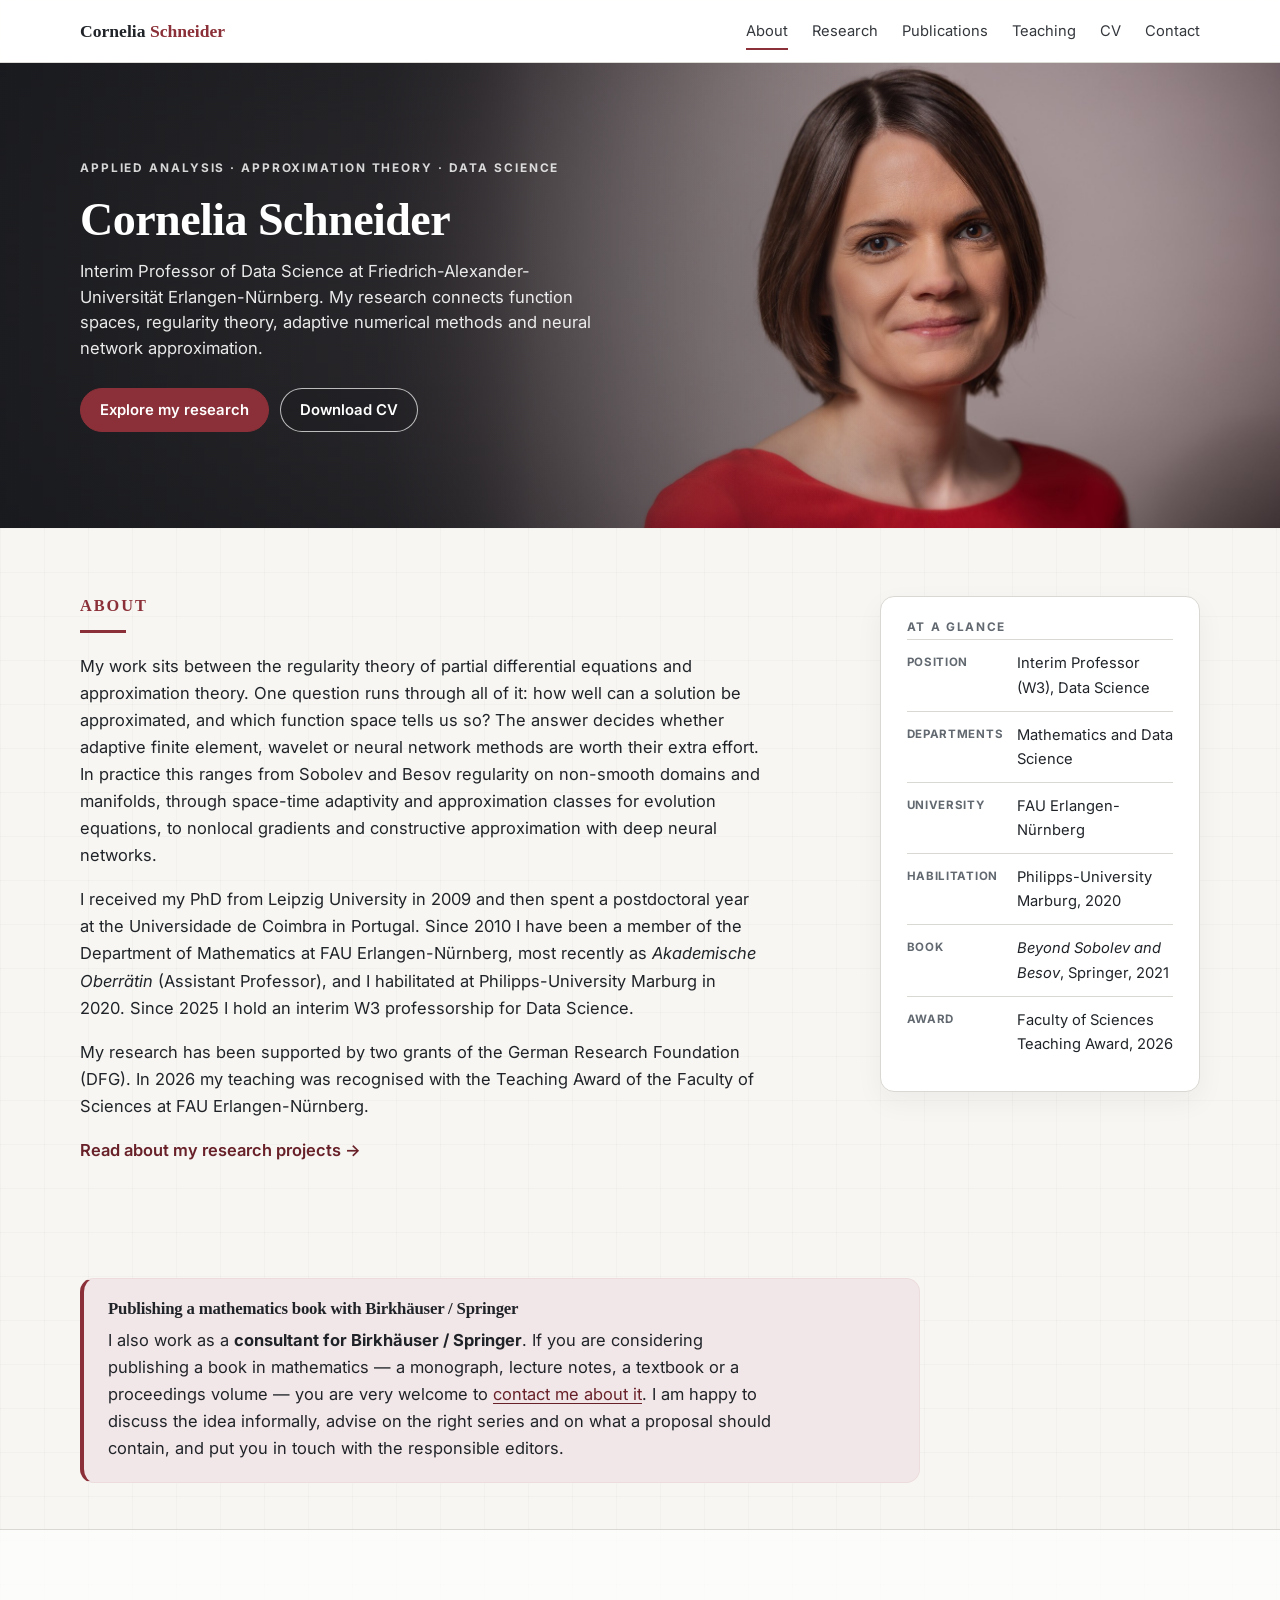
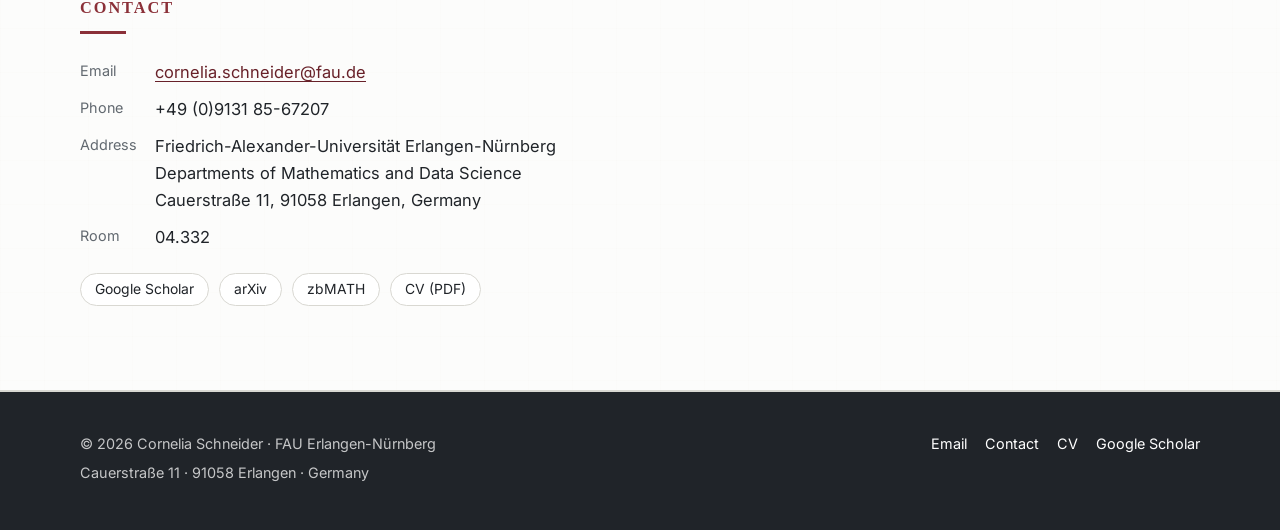
<file: index.html>
<!doctype html>
<html lang="en">
<head>
<meta charset="utf-8">
<meta name="viewport" content="width=device-width, initial-scale=1">
<meta name="google-site-verification" content="tWX5xKGAJBLWVazv_7fC_lDrMsktSlcQimJkGxOiQQs">
<title>Cornelia Schneider | Mathematics &amp; Data Science</title>
<meta name="description" content="Academic homepage of Cornelia Schneider, interim professor of Data Science at FAU Erlangen-Nürnberg. Applied analysis: regularity theory of PDEs, approximation theory, neural networks and function spaces.">
<link rel="canonical" href="https://corneliaschneider.github.io/">
<meta property="og:type" content="profile">
<meta property="og:site_name" content="Cornelia Schneider">
<meta property="og:title" content="Cornelia Schneider | Mathematics &amp; Data Science">
<meta property="og:description" content="Academic homepage of Cornelia Schneider, interim professor of Data Science at FAU Erlangen-Nürnberg. Applied analysis: regularity theory of PDEs, approximation theory, neural networks and function spaces.">
<meta property="og:url" content="https://corneliaschneider.github.io/">
<meta property="og:image" content="https://corneliaschneider.github.io/assets/portrait.jpg">
<meta property="og:locale" content="en_GB">
<meta name="twitter:card" content="summary">
<script type="application/ld+json">
{
  "@context": "https://schema.org",
  "@type": "Person",
  "name": "Cornelia Schneider",
  "honorificPrefix": "Prof. Dr.",
  "url": "https://corneliaschneider.github.io/",
  "image": "https://corneliaschneider.github.io/assets/portrait.jpg",
  "jobTitle": "Interim Professor of Data Science",
  "email": "mailto:cornelia.schneider@fau.de",
  "telephone": "+49-9131-85-67207",
  "knowsAbout": ["Function spaces", "Regularity theory of partial differential equations",
    "Approximation theory", "Adaptive numerical methods", "Neural network approximation"],
  "affiliation": {
    "@type": "CollegeOrUniversity",
    "name": "Friedrich-Alexander-Universit\u00e4t Erlangen-N\u00fcrnberg",
    "url": "https://www.fau.de/"
  },
  "workLocation": {
    "@type": "Place",
    "address": {
      "@type": "PostalAddress",
      "streetAddress": "Cauerstra\u00dfe 11",
      "postalCode": "91058",
      "addressLocality": "Erlangen",
      "addressCountry": "DE"
    }
  },
  "sameAs": [
    "https://www.math.fau.de/angewandte-mathematik-3/mitarbeiter-am3/prof-dr-cornelia-schneider/",
    "https://www.nat.fau.de/person/cornelia-schneider/",
    "https://scholar.google.de/citations?user=gXnBGWkAAAAJ&hl=de",
    "https://arxiv.org/search/?searchtype=author&query=Schneider%2C+Cornelia",
    "https://zbmath.org/authors/?q=ai%3Aschneider.cornelia"
  ]
}
</script>
<link rel="preconnect" href="https://fonts.googleapis.com">
<link rel="preconnect" href="https://fonts.gstatic.com" crossorigin>
<link rel="stylesheet" href="https://fonts.googleapis.com/css2?family=Inter:wght@400;500;600;700&display=swap">
<link rel="stylesheet" href="assets/styles.css">
<link rel="icon" href="favicon.ico" sizes="32x32">
<link rel="icon" href="assets/favicon.svg" type="image/svg+xml">
<link rel="apple-touch-icon" href="assets/apple-touch-icon.png">
<script src="assets/main.js" defer></script>
</head>
<body>
<a class="skip-link" href="#main">Skip to content</a>

<header class="site-header">
  <div class="container nav-wrap">
    <a class="brand" href="index.html">Cornelia <span>Schneider</span></a>
    <button class="nav-toggle" type="button" aria-expanded="false" aria-controls="site-navigation">Menu</button>
    <nav class="site-nav" id="site-navigation" aria-label="Main navigation">
      <a href="index.html" aria-current="page">About</a>
      <a href="research.html">Research</a>
      <a href="publications.html">Publications</a>
      <a href="teaching.html">Teaching</a>
      <a href="cv.html">CV</a>
      <a href="#contact">Contact</a>
    </nav>
  </div>
</header>

<main id="main">

  <section class="hero">
    <div class="container">
      <div class="hero-content">
        <p class="eyebrow">Applied Analysis · Approximation Theory · Data Science</p>
        <h1>Cornelia Schneider</h1>
        <p class="lead">Interim Professor of Data Science at Friedrich-Alexander-Universität
          Erlangen-Nürnberg. My research connects function spaces, regularity theory, adaptive
          numerical methods and neural network approximation.</p>
        <div class="button-row">
          <a class="button" href="research.html">Explore my research</a>
          <a class="button ghost" href="files/Schneider_CV.pdf">Download CV</a>
        </div>
      </div>
    </div>
  </section>

  <section class="section" id="about">
    <div class="container intro-grid">
      <div>
        <h2 class="kicker lg">About</h2>
        <div class="rule"></div>
        <p>My work sits between the regularity theory of partial differential equations and
          approximation theory. One question runs through all of it: how well can a solution be
          approximated, and which function space tells us so? The answer decides whether adaptive
          finite element, wavelet or neural network methods are worth their extra effort. In
          practice this ranges from Sobolev and Besov regularity on non-smooth domains and
          manifolds, through space-time adaptivity and approximation classes for evolution
          equations, to nonlocal gradients and constructive approximation with deep neural
          networks.</p>
        <p>I received my PhD from Leipzig University in 2009 and then spent a postdoctoral year at
          the Universidade de Coimbra in Portugal. Since 2010 I have been a member of the Department
          of Mathematics at FAU Erlangen-Nürnberg, most recently as <em>Akademische Oberrätin</em>
          (Assistant Professor), and I habilitated at Philipps-University Marburg in 2020. Since 2025 I
          hold an interim W3 professorship for Data Science.</p>
        <p>My research has been supported by two grants of the German Research Foundation (DFG). In
          2026 my teaching was recognised with the Teaching Award of the Faculty of Sciences at FAU
          Erlangen-Nürnberg.</p>
        <a class="text-link" href="research.html">Read about my research projects →</a>
      </div>

      <aside class="fact-card" aria-labelledby="glance">
        <h2 id="glance">At a glance</h2>
        <dl class="fact-list">
          <div><dt>Position</dt><dd>Interim Professor (W3), Data Science</dd></div>
          <div><dt>Departments</dt><dd>Mathematics and Data Science</dd></div>
          <div><dt>University</dt><dd>FAU Erlangen-Nürnberg</dd></div>
          <div><dt>Habilitation</dt><dd>Philipps-University Marburg, 2020</dd></div>
          <div><dt>Book</dt><dd><em>Beyond Sobolev and Besov</em>, Springer, 2021</dd></div>
          <div><dt>Award</dt><dd>Faculty of Sciences Teaching Award, 2026</dd></div>
        </dl>
      </aside>
    </div>
  </section>

  <section class="section compact" id="publishing">
    <div class="container">
      <div class="callout">
        <h3>Publishing a mathematics book with Birkhäuser / Springer</h3>
        <p>I also work as a <strong>consultant for Birkhäuser / Springer</strong>. If you are
          considering publishing a book in mathematics — a monograph, lecture notes, a textbook or a
          proceedings volume — you are very welcome to
          <a href="mailto:cornelia.schneider@fau.de?subject=Book%20project%20with%20Birkh%C3%A4user%2FSpringer">contact
          me about it</a>. I am happy to discuss the idea informally, advise on the right series and
          on what a proposal should contain, and put you in touch with the responsible editors.</p>
      </div>
    </div>
  </section>

  <section class="section band" id="contact">
    <div class="container">
      <h2 class="kicker lg">Contact</h2>
      <div class="rule"></div>
      <div>
          <table class="facts">
            <tr><th scope="row">Email</th><td><a href="mailto:cornelia.schneider@fau.de">cornelia.schneider@fau.de</a></td></tr>
            <tr><th scope="row">Phone</th><td>+49 (0)9131 85-67207</td></tr>
            <tr><th scope="row">Address</th>
                <td>Friedrich-Alexander-Universität Erlangen-Nürnberg<br>
                    Departments of Mathematics and Data Science<br>
                    Cauerstraße 11, 91058 Erlangen, Germany</td></tr>
            <tr><th scope="row">Room</th><td>04.332</td></tr>
          </table>
          <ul class="linkrow">
            <li><a href="https://scholar.google.de/citations?user=gXnBGWkAAAAJ&amp;hl=de">Google Scholar</a></li>
            <li><a href="https://arxiv.org/search/?searchtype=author&amp;query=Schneider%2C+Cornelia">arXiv</a></li>
            <li><a href="https://zbmath.org/authors/?q=ai%3Aschneider.cornelia">zbMATH</a></li>
            <li><a href="files/Schneider_CV.pdf">CV (PDF)</a></li>
          </ul>
      </div>
    </div>
  </section>

</main>

<footer class="site-footer">
  <div class="container footer-inner">
    <div>
      <p>© <span data-year>2026</span> Cornelia Schneider · FAU Erlangen-Nürnberg</p>
      <p>Cauerstraße 11 · 91058 Erlangen · Germany</p>
    </div>
    <div class="footer-links">
      <a href="mailto:cornelia.schneider@fau.de">Email</a>
      <a href="index.html#contact">Contact</a>
      <a href="files/Schneider_CV.pdf">CV</a>
      <a href="https://scholar.google.de/citations?user=gXnBGWkAAAAJ&amp;hl=de">Google Scholar</a>
    </div>
  </div>
</footer>

</body>
</html>
</file>
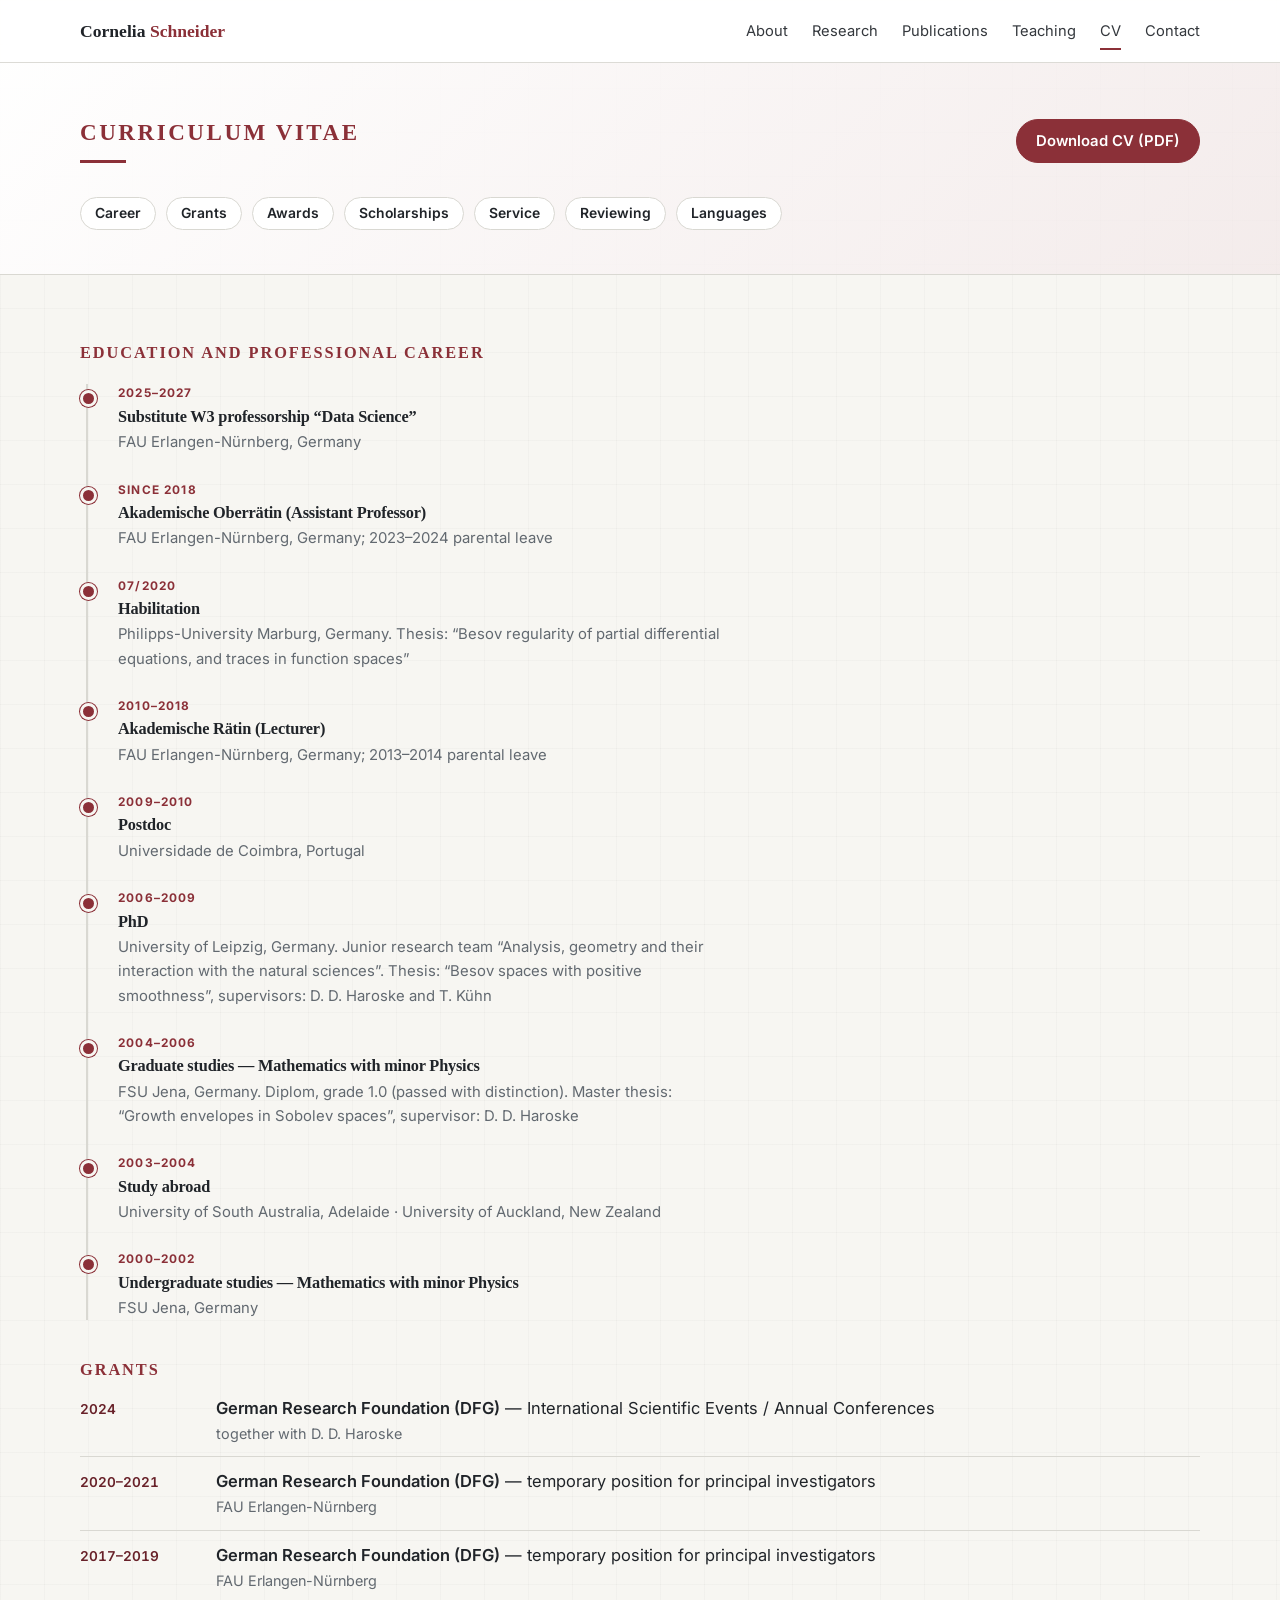
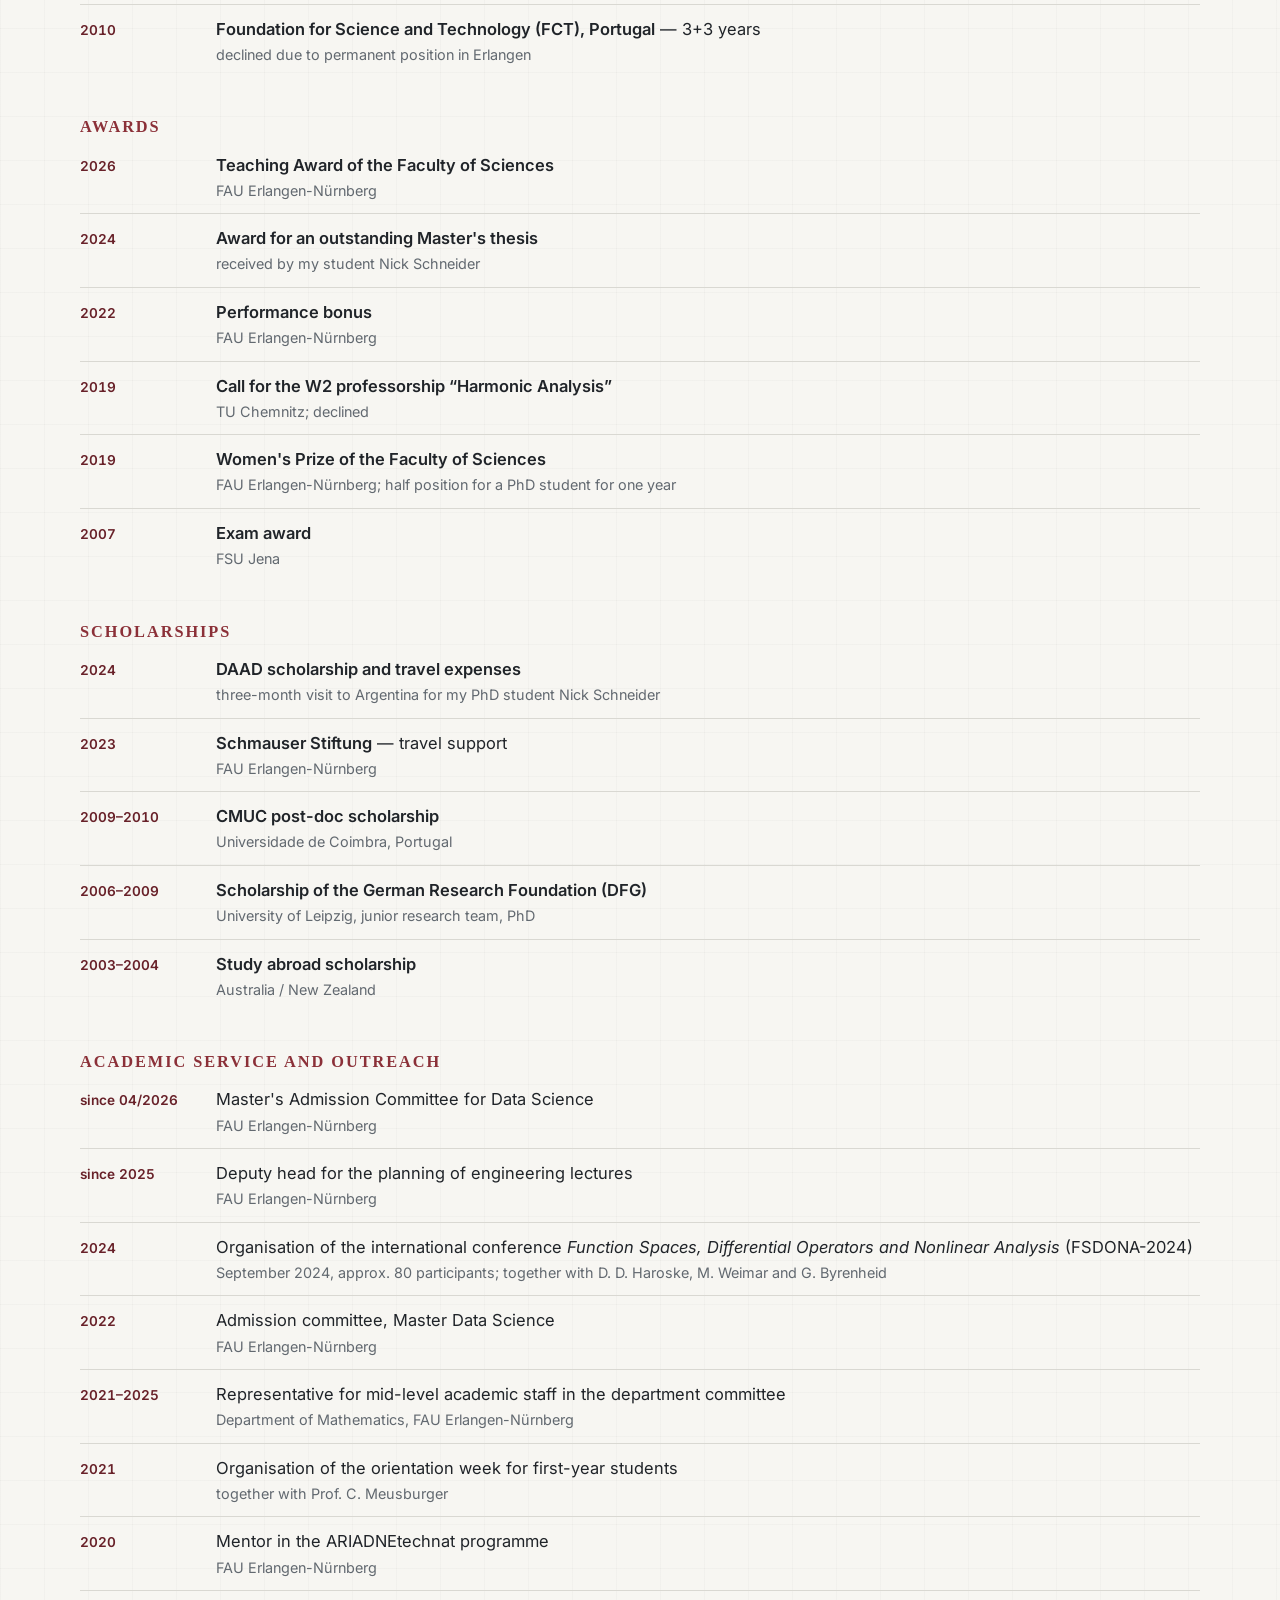
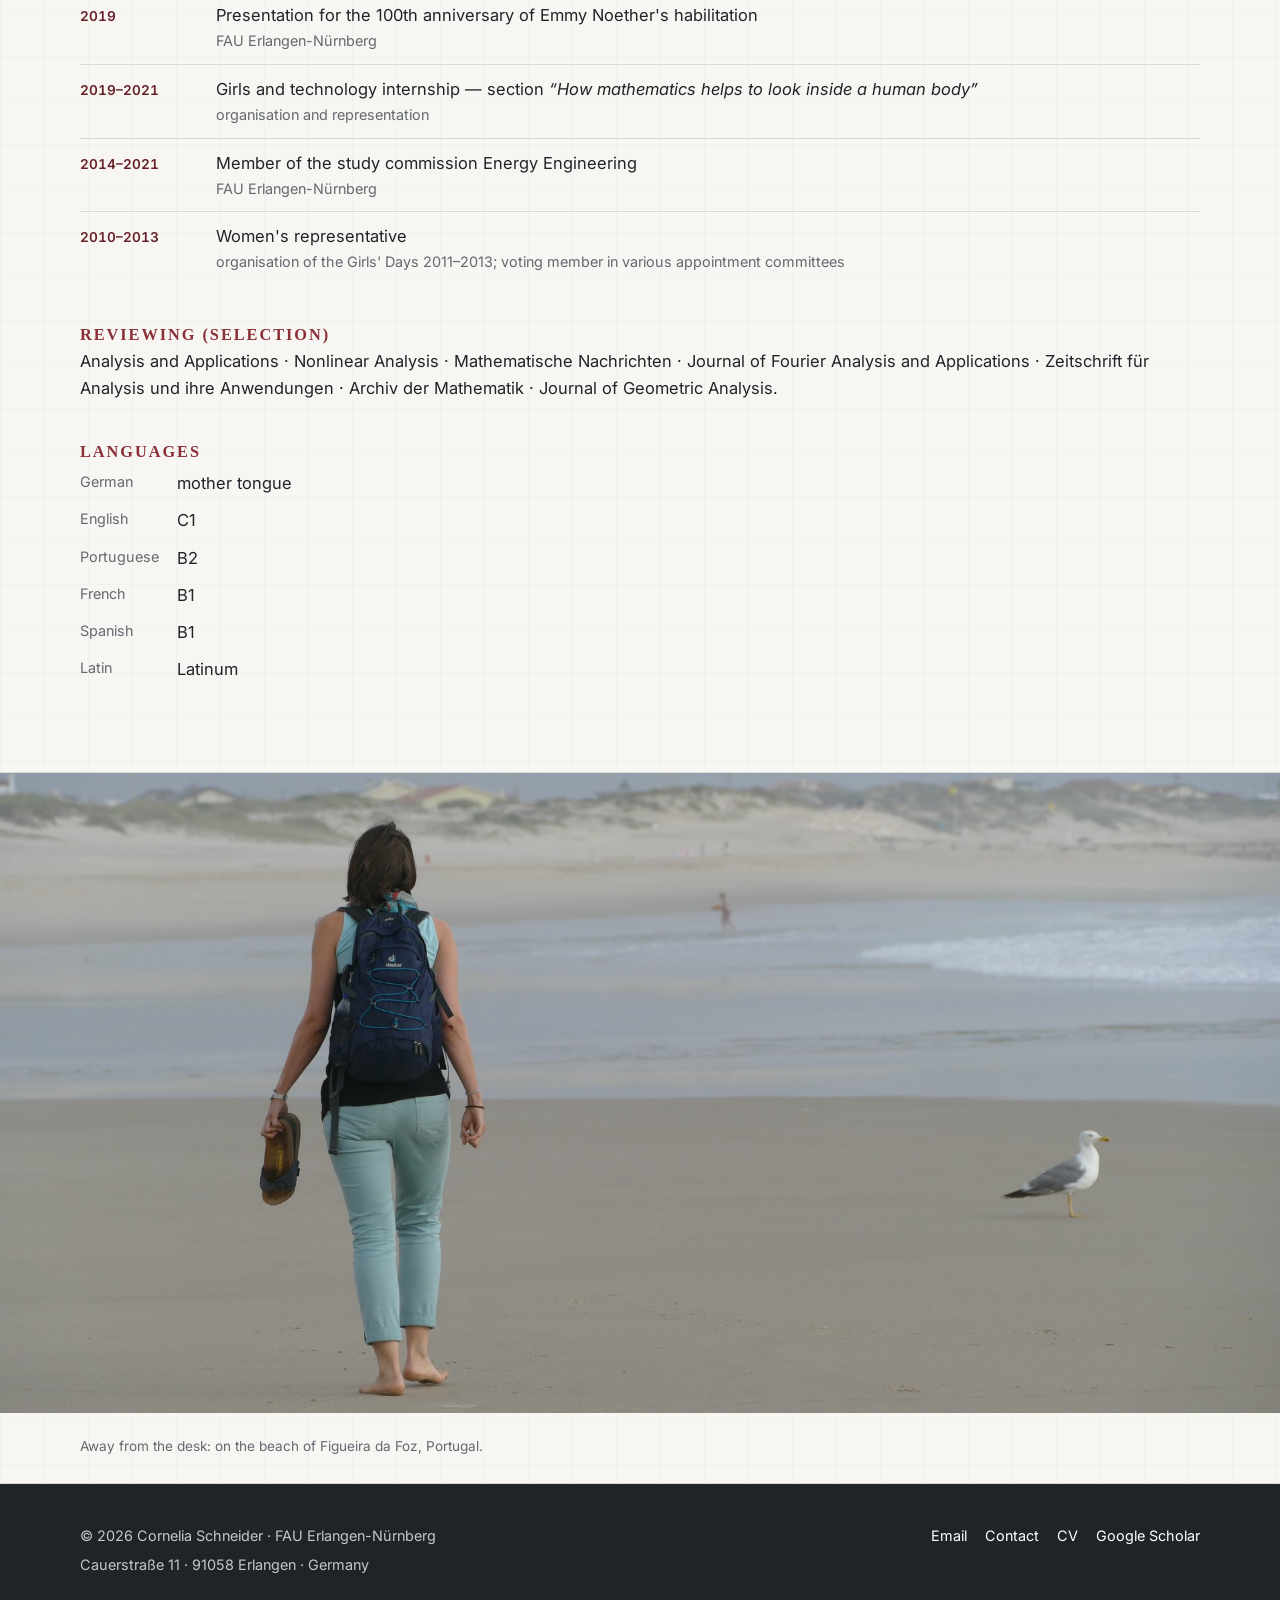
<file: cv.html>
<!doctype html>
<html lang="en">
<head>
<meta charset="utf-8">
<meta name="viewport" content="width=device-width, initial-scale=1">
<title>CV | Cornelia Schneider</title>
<meta name="description" content="Curriculum vitae of Cornelia Schneider: academic career, grants, awards, academic service and languages. CV as a PDF download.">
<link rel="canonical" href="https://corneliaschneider.github.io/cv.html">
<meta property="og:type" content="article">
<meta property="og:site_name" content="Cornelia Schneider">
<meta property="og:title" content="CV | Cornelia Schneider">
<meta property="og:description" content="Curriculum vitae of Cornelia Schneider: academic career, grants, awards, academic service and languages. CV as a PDF download.">
<meta property="og:url" content="https://corneliaschneider.github.io/cv.html">
<meta property="og:image" content="https://corneliaschneider.github.io/assets/portrait.jpg">
<meta property="og:locale" content="en_GB">
<meta name="twitter:card" content="summary">
<link rel="preconnect" href="https://fonts.googleapis.com">
<link rel="preconnect" href="https://fonts.gstatic.com" crossorigin>
<link rel="stylesheet" href="https://fonts.googleapis.com/css2?family=Inter:wght@400;500;600;700&display=swap">
<link rel="stylesheet" href="assets/styles.css">
<link rel="icon" href="favicon.ico" sizes="32x32">
<link rel="icon" href="assets/favicon.svg" type="image/svg+xml">
<link rel="apple-touch-icon" href="assets/apple-touch-icon.png">
<script src="assets/main.js" defer></script>
</head>
<body>
<a class="skip-link" href="#main">Skip to content</a>

<header class="site-header">
  <div class="container nav-wrap">
    <a class="brand" href="index.html">Cornelia <span>Schneider</span></a>
    <button class="nav-toggle" type="button" aria-expanded="false" aria-controls="site-navigation">Menu</button>
    <nav class="site-nav" id="site-navigation" aria-label="Main navigation">
      <a href="index.html">About</a>
      <a href="research.html">Research</a>
      <a href="publications.html">Publications</a>
      <a href="teaching.html">Teaching</a>
      <a href="cv.html" aria-current="page">CV</a>
      <a href="index.html#contact">Contact</a>
    </nav>
  </div>
</header>

<main id="main">

  <section class="page-hero">
    <div class="container">
      <div class="hero-row">
        <div>
          <h1 class="kicker xl">Curriculum Vitae</h1>
          <div class="rule"></div>
        </div>
        <a class="button" href="files/Schneider_CV.pdf">Download CV (PDF)</a>
      </div>
      <ul class="linkrow jumprow">
        <li><a href="#career">Career</a></li>
        <li><a href="#grants">Grants</a></li>
        <li><a href="#awards">Awards</a></li>
        <li><a href="#scholarships">Scholarships</a></li>
        <li><a href="#service">Service</a></li>
        <li><a href="#reviewing">Reviewing</a></li>
        <li><a href="#languages">Languages</a></li>
      </ul>
    </div>
  </section>

  <section class="section">
    <div class="container">

  <section id="career">
    <h2 class="kicker lg">Education and professional career</h2>
    <div class="timeline">
      <div class="timeline-item">
        <div class="date">2025–2027</div>
        <h3>Substitute W3 professorship “Data Science”</h3>
        <p>FAU Erlangen-Nürnberg, Germany</p>
      </div>
      <div class="timeline-item">
        <div class="date">since 2018</div>
        <h3>Akademische Oberrätin (Assistant Professor)</h3>
        <p>FAU Erlangen-Nürnberg, Germany; 2023–2024 parental leave</p>
      </div>
      <div class="timeline-item">
        <div class="date">07/2020</div>
        <h3>Habilitation</h3>
        <p>Philipps-University Marburg, Germany. Thesis: “Besov regularity of partial differential
          equations, and traces in function spaces”</p>
      </div>
      <div class="timeline-item">
        <div class="date">2010–2018</div>
        <h3>Akademische Rätin (Lecturer)</h3>
        <p>FAU Erlangen-Nürnberg, Germany; 2013–2014 parental leave</p>
      </div>
      <div class="timeline-item">
        <div class="date">2009–2010</div>
        <h3>Postdoc</h3>
        <p>Universidade de Coimbra, Portugal</p>
      </div>
      <div class="timeline-item">
        <div class="date">2006–2009</div>
        <h3>PhD</h3>
        <p>University of Leipzig, Germany. Junior research team “Analysis, geometry and their
          interaction with the natural sciences”. Thesis: “Besov spaces with positive smoothness”,
          supervisors: D. D. Haroske and T. Kühn</p>
      </div>
      <div class="timeline-item">
        <div class="date">2004–2006</div>
        <h3>Graduate studies — Mathematics with minor Physics</h3>
        <p>FSU Jena, Germany. Diplom, grade 1.0 (passed with distinction). Master thesis: “Growth
          envelopes in Sobolev spaces”, supervisor: D. D. Haroske</p>
      </div>
      <div class="timeline-item">
        <div class="date">2003–2004</div>
        <h3>Study abroad</h3>
        <p>University of South Australia, Adelaide · University of Auckland, New Zealand</p>
      </div>
      <div class="timeline-item">
        <div class="date">2000–2002</div>
        <h3>Undergraduate studies — Mathematics with minor Physics</h3>
        <p>FSU Jena, Germany</p>
      </div>
    </div>
  </section>

  <section id="grants">
    <h2 class="kicker lg">Grants</h2>
    <div class="entries">
      <div class="entry"><span class="when">2024</span>
        <p class="what"><strong>German Research Foundation (DFG)</strong> — International Scientific Events / Annual Conferences<span class="note">together with D. D. Haroske</span></p></div>
      <div class="entry"><span class="when">2020–2021</span>
        <p class="what"><strong>German Research Foundation (DFG)</strong> — temporary position for principal investigators<span class="note">FAU Erlangen-Nürnberg</span></p></div>
      <div class="entry"><span class="when">2017–2019</span>
        <p class="what"><strong>German Research Foundation (DFG)</strong> — temporary position for principal investigators<span class="note">FAU Erlangen-Nürnberg</span></p></div>
      <div class="entry"><span class="when">2010</span>
        <p class="what"><strong>Foundation for Science and Technology (FCT), Portugal</strong> — 3+3 years<span class="note">declined due to permanent position in Erlangen</span></p></div>
    </div>
  </section>

  <section id="awards">
    <h2 class="kicker lg">Awards</h2>
    <div class="entries">
      <div class="entry"><span class="when">2026</span>
        <p class="what"><strong>Teaching Award of the Faculty of Sciences</strong><span class="note">FAU Erlangen-Nürnberg</span></p></div>
      <div class="entry"><span class="when">2024</span>
        <p class="what"><strong>Award for an outstanding Master's thesis</strong><span class="note">received by my student Nick Schneider</span></p></div>
      <div class="entry"><span class="when">2022</span>
        <p class="what"><strong>Performance bonus</strong><span class="note">FAU Erlangen-Nürnberg</span></p></div>
      <div class="entry"><span class="when">2019</span>
        <p class="what"><strong>Call for the W2 professorship “Harmonic Analysis”</strong><span class="note">TU Chemnitz; declined</span></p></div>
      <div class="entry"><span class="when">2019</span>
        <p class="what"><strong>Women's Prize of the Faculty of Sciences</strong><span class="note">FAU Erlangen-Nürnberg; half position for a PhD student for one year</span></p></div>
      <div class="entry"><span class="when">2007</span>
        <p class="what"><strong>Exam award</strong><span class="note">FSU Jena</span></p></div>
    </div>
  </section>

  <section id="scholarships">
    <h2 class="kicker lg">Scholarships</h2>
    <div class="entries">
      <div class="entry"><span class="when">2024</span>
        <p class="what"><strong>DAAD scholarship and travel expenses</strong><span class="note">three-month visit to Argentina for my PhD student Nick Schneider</span></p></div>
      <div class="entry"><span class="when">2023</span>
        <p class="what"><strong>Schmauser Stiftung</strong> — travel support<span class="note">FAU Erlangen-Nürnberg</span></p></div>
      <div class="entry"><span class="when">2009–2010</span>
        <p class="what"><strong>CMUC post-doc scholarship</strong><span class="note">Universidade de Coimbra, Portugal</span></p></div>
      <div class="entry"><span class="when">2006–2009</span>
        <p class="what"><strong>Scholarship of the German Research Foundation (DFG)</strong><span class="note">University of Leipzig, junior research team, PhD</span></p></div>
      <div class="entry"><span class="when">2003–2004</span>
        <p class="what"><strong>Study abroad scholarship</strong><span class="note">Australia / New Zealand</span></p></div>
    </div>
  </section>

  <section id="service">
    <h2 class="kicker lg">Academic service and outreach</h2>
    <div class="entries">
      <div class="entry"><span class="when">since 04/2026</span>
        <p class="what">Master's Admission Committee for Data Science<span class="note">FAU Erlangen-Nürnberg</span></p></div>
      <div class="entry"><span class="when">since 2025</span>
        <p class="what">Deputy head for the planning of engineering lectures<span class="note">FAU Erlangen-Nürnberg</span></p></div>
      <div class="entry"><span class="when">2024</span>
        <p class="what">Organisation of the international conference <em>Function Spaces, Differential Operators
          and Nonlinear Analysis</em> (FSDONA-2024)<span class="note">September 2024, approx. 80 participants; together with D. D. Haroske, M. Weimar and G. Byrenheid</span></p></div>
      <div class="entry"><span class="when">2022</span>
        <p class="what">Admission committee, Master Data Science<span class="note">FAU Erlangen-Nürnberg</span></p></div>
      <div class="entry"><span class="when">2021–2025</span>
        <p class="what">Representative for mid-level academic staff in the department committee<span class="note">Department of Mathematics, FAU Erlangen-Nürnberg</span></p></div>
      <div class="entry"><span class="when">2021</span>
        <p class="what">Organisation of the orientation week for first-year students<span class="note">together with Prof. C. Meusburger</span></p></div>
      <div class="entry"><span class="when">2020</span>
        <p class="what">Mentor in the ARIADNEtechnat programme<span class="note">FAU Erlangen-Nürnberg</span></p></div>
      <div class="entry"><span class="when">2019</span>
        <p class="what">Presentation for the 100th anniversary of Emmy Noether's habilitation<span class="note">FAU Erlangen-Nürnberg</span></p></div>
      <div class="entry"><span class="when">2019–2021</span>
        <p class="what">Girls and technology internship — section <em>“How mathematics helps to look inside a human body”</em><span class="note">organisation and representation</span></p></div>
      <div class="entry"><span class="when">2014–2021</span>
        <p class="what">Member of the study commission Energy Engineering<span class="note">FAU Erlangen-Nürnberg</span></p></div>
      <div class="entry"><span class="when">2010–2013</span>
        <p class="what">Women's representative<span class="note">organisation of the Girls' Days 2011–2013; voting member in various appointment committees</span></p></div>
    </div>
  </section>

  <section id="reviewing">
    <h2 class="kicker lg">Reviewing (selection)</h2>
    <p>Analysis and Applications · Nonlinear Analysis · Mathematische Nachrichten ·
      Journal of Fourier Analysis and Applications · Zeitschrift für Analysis und ihre Anwendungen ·
      Archiv der Mathematik · Journal of Geometric Analysis.</p>
  </section>

  <section id="languages">
    <h2 class="kicker lg">Languages</h2>
    <table class="facts">
      <tr><th scope="row">German</th><td>mother tongue</td></tr>
      <tr><th scope="row">English</th><td>C1</td></tr>
      <tr><th scope="row">Portuguese</th><td>B2</td></tr>
      <tr><th scope="row">French</th><td>B1</td></tr>
      <tr><th scope="row">Spanish</th><td>B1</td></tr>
      <tr><th scope="row">Latin</th><td>Latinum</td></tr>
    </table>
  </section>
    </div>
  </section>

  <figure class="photo-band">
    <div class="photo-band-img" role="img"
         aria-label="Walking barefoot along the wide beach of Figueira da Foz, a seagull standing on the sand."></div>
    <figcaption class="container">Away from the desk: on the beach of Figueira da Foz,
      Portugal.</figcaption>
  </figure>

</main>

<footer class="site-footer">
  <div class="container footer-inner">
    <div>
      <p>&copy; <span data-year>2026</span> Cornelia Schneider &middot; FAU Erlangen-N&uuml;rnberg</p>
      <p>Cauerstra&szlig;e 11 &middot; 91058 Erlangen &middot; Germany</p>
    </div>
    <div class="footer-links">
      <a href="mailto:cornelia.schneider@fau.de">Email</a>
      <a href="index.html#contact">Contact</a>
      <a href="files/Schneider_CV.pdf">CV</a>
      <a href="https://scholar.google.de/citations?user=gXnBGWkAAAAJ&amp;hl=de">Google Scholar</a>
    </div>
  </div>
</footer>

</body>
</html>
</file>
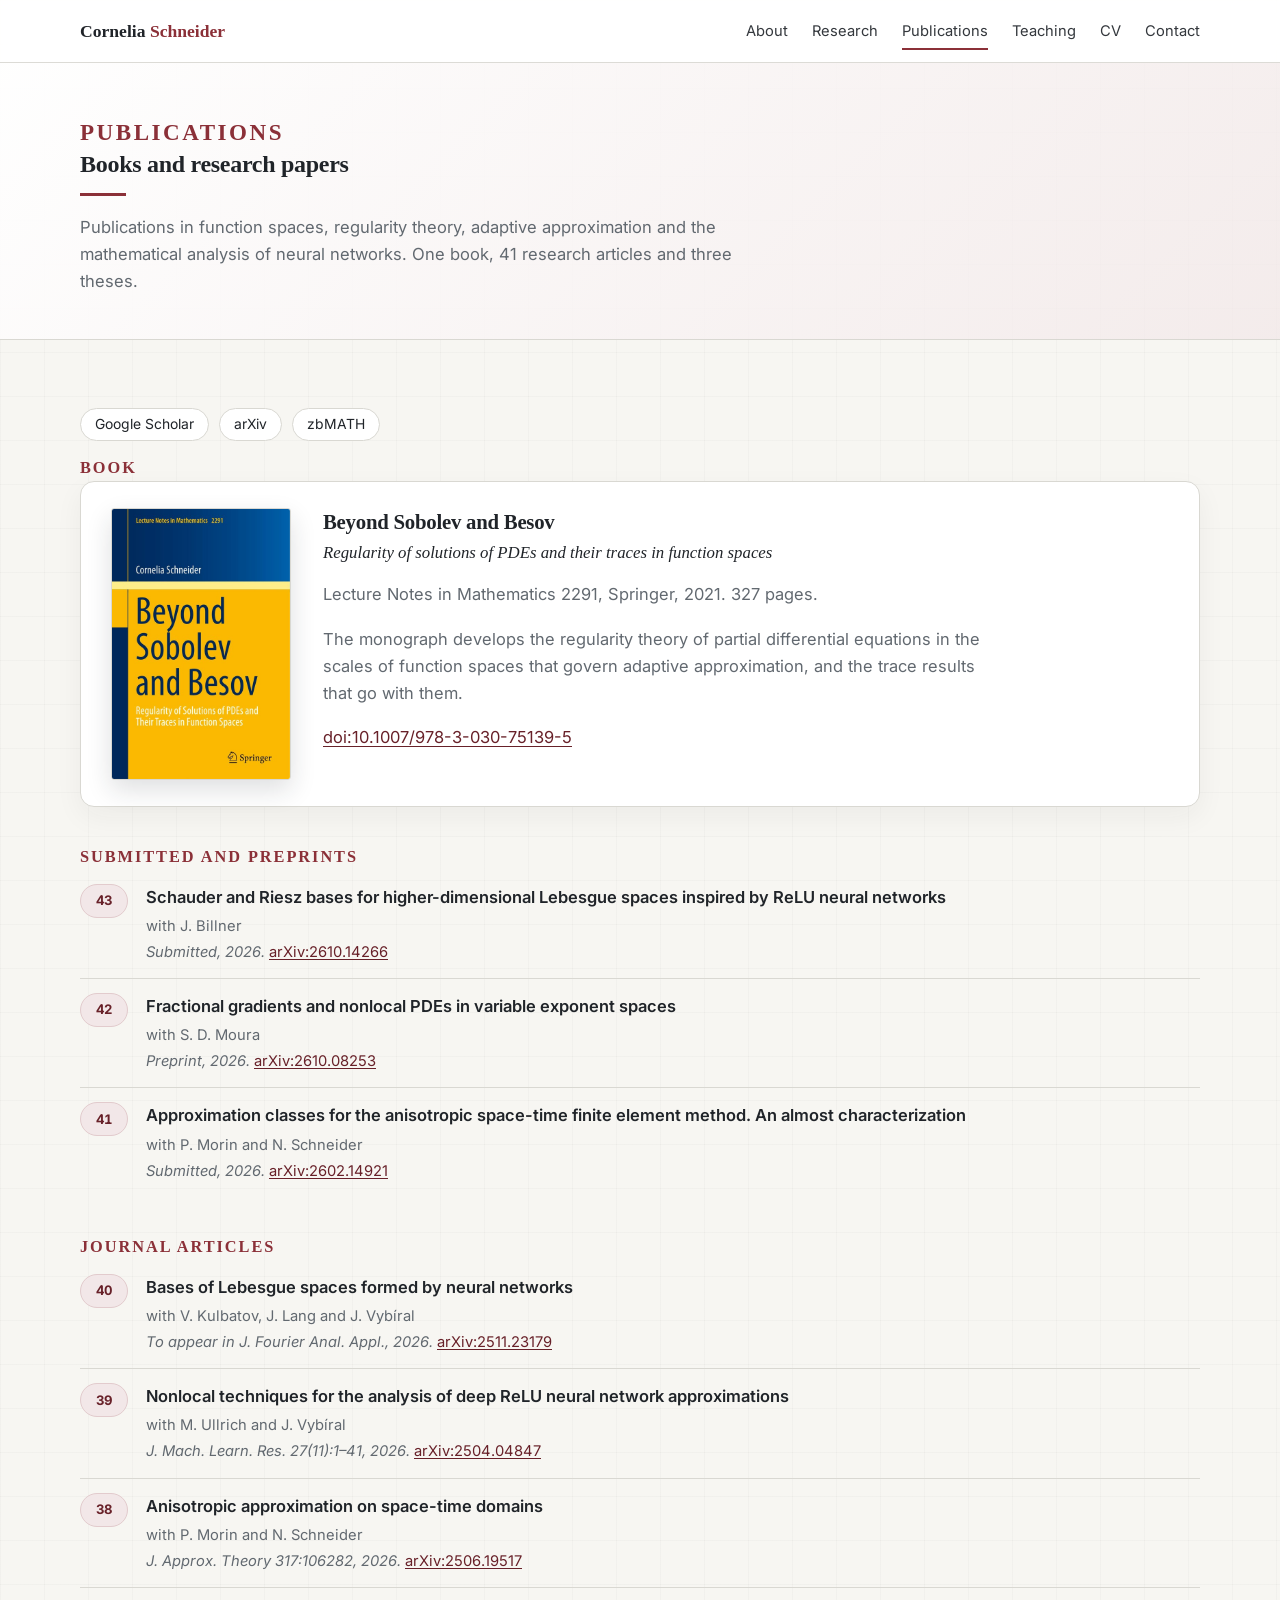
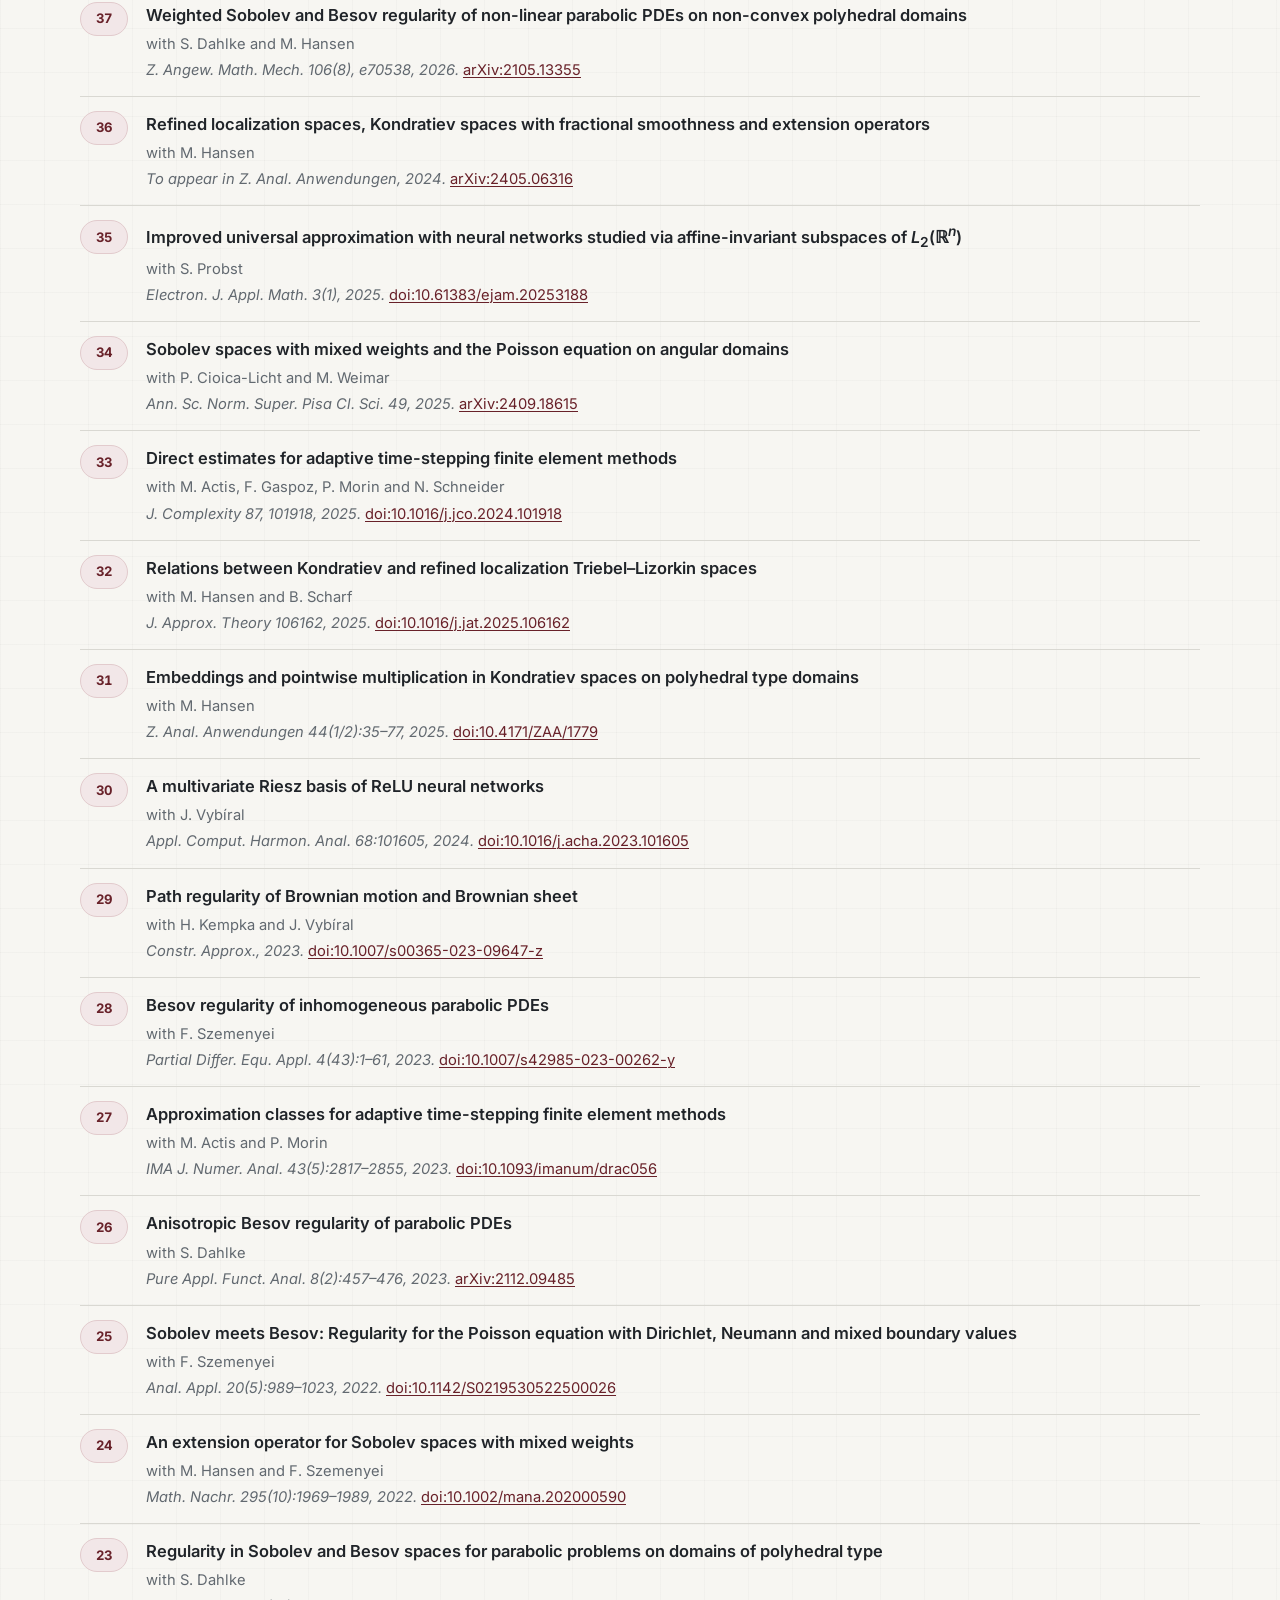
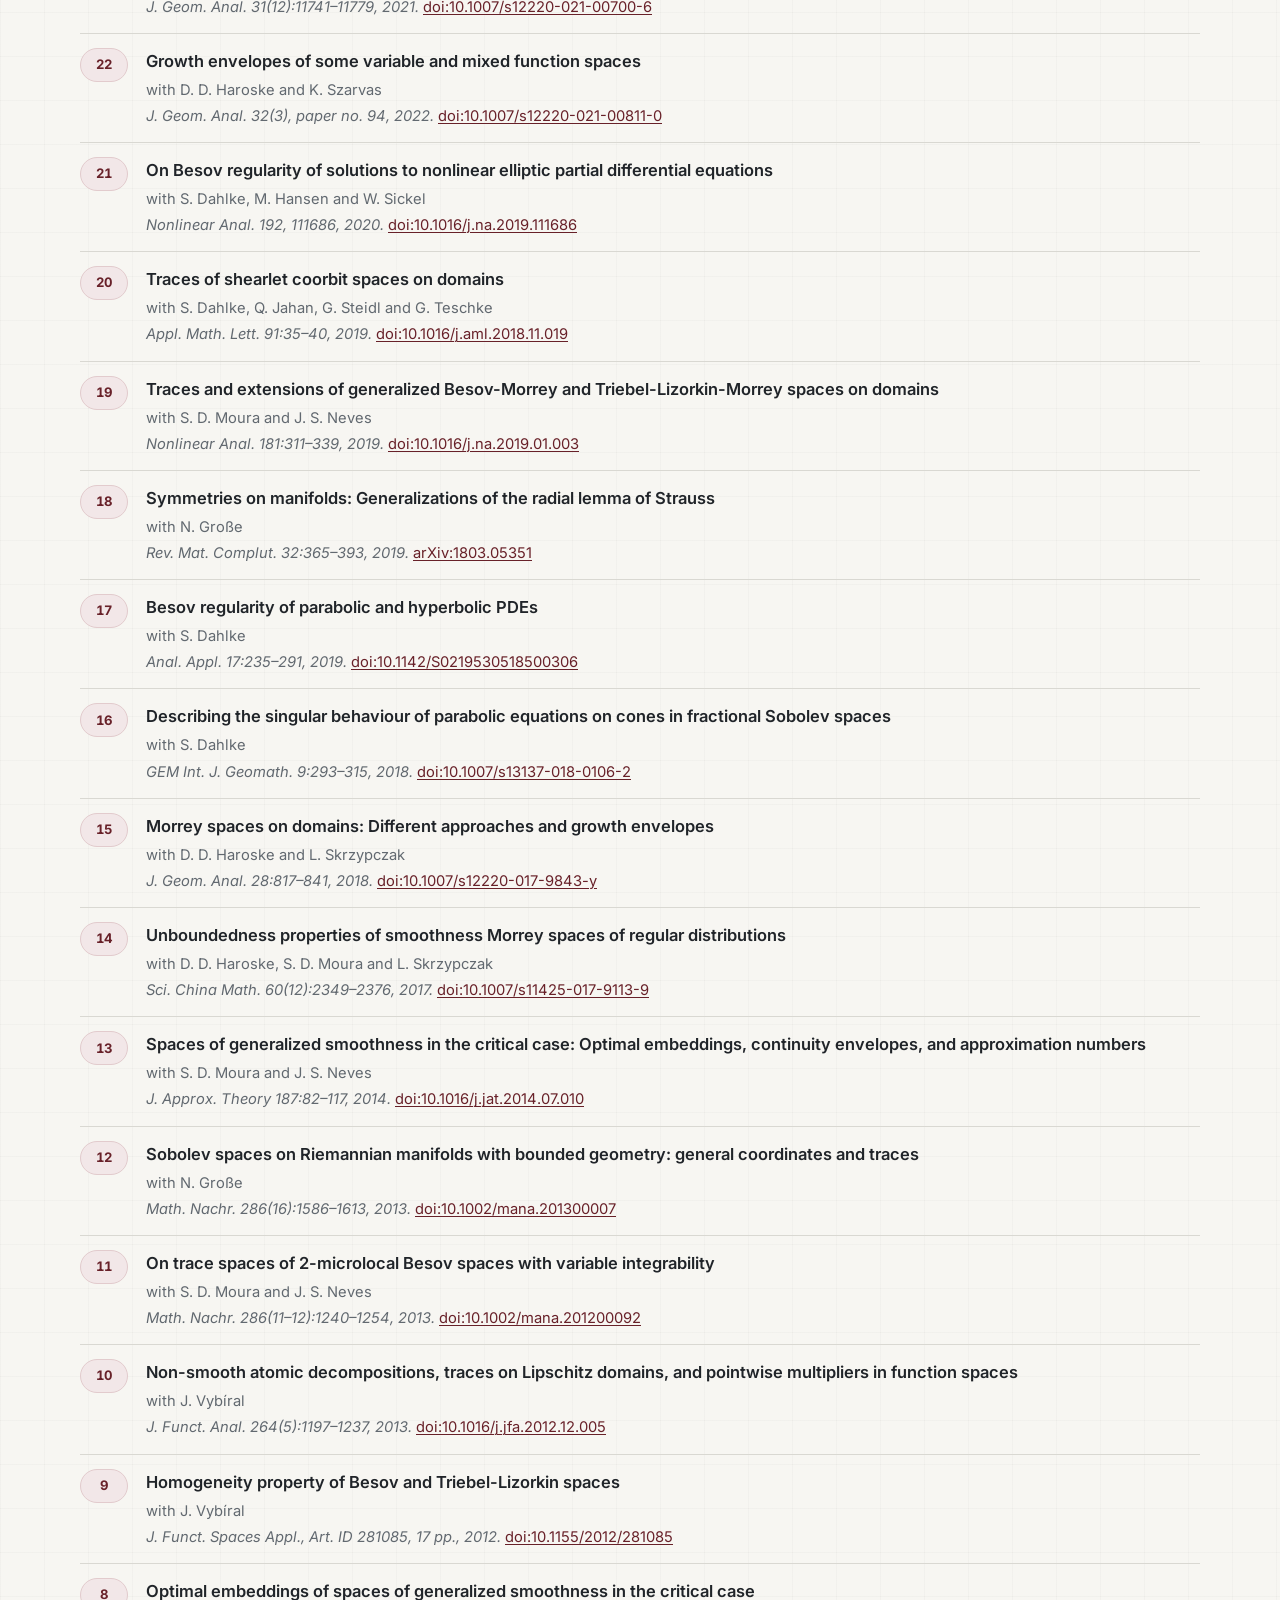
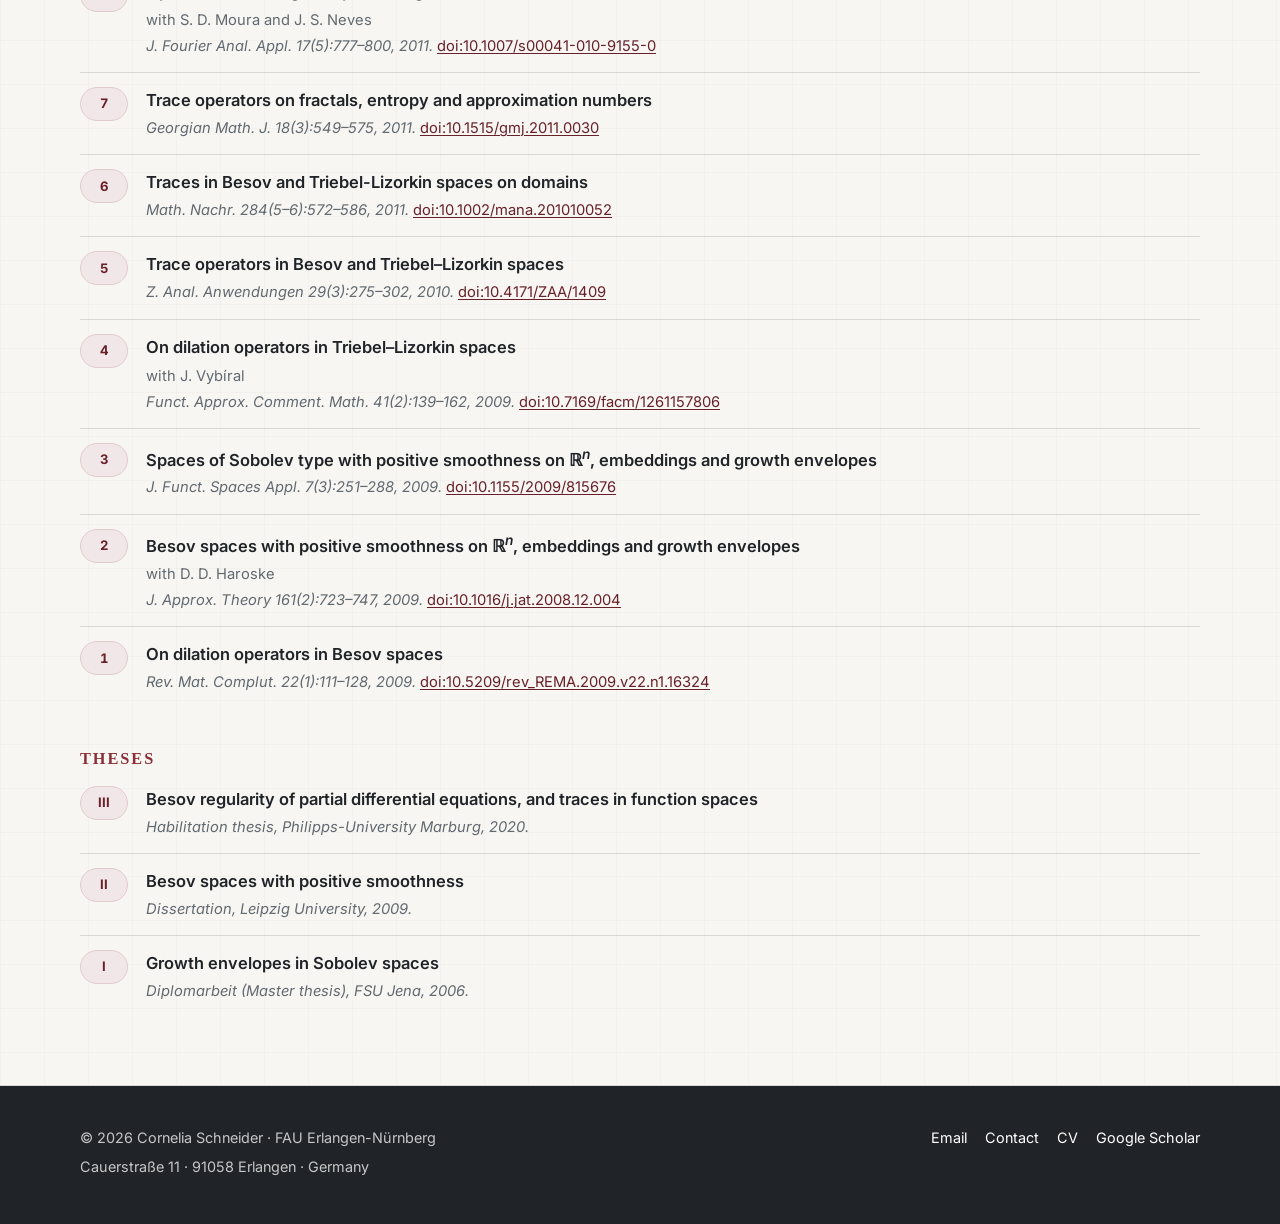
<file: publications.html>
<!doctype html>
<html lang="en">
<head>
<meta charset="utf-8">
<meta name="viewport" content="width=device-width, initial-scale=1">
<title>Publications | Cornelia Schneider</title>
<meta name="description" content="Publications of Cornelia Schneider: book, journal articles and theses in applied analysis, function spaces, regularity theory of PDEs and approximation theory.">
<link rel="canonical" href="https://corneliaschneider.github.io/publications.html">
<meta property="og:type" content="article">
<meta property="og:site_name" content="Cornelia Schneider">
<meta property="og:title" content="Publications | Cornelia Schneider">
<meta property="og:description" content="Publications of Cornelia Schneider: book, journal articles and theses in applied analysis, function spaces, regularity theory of PDEs and approximation theory.">
<meta property="og:url" content="https://corneliaschneider.github.io/publications.html">
<meta property="og:image" content="https://corneliaschneider.github.io/assets/portrait.jpg">
<meta property="og:locale" content="en_GB">
<meta name="twitter:card" content="summary">
<link rel="preconnect" href="https://fonts.googleapis.com">
<link rel="preconnect" href="https://fonts.gstatic.com" crossorigin>
<link rel="stylesheet" href="https://fonts.googleapis.com/css2?family=Inter:wght@400;500;600;700&display=swap">
<link rel="stylesheet" href="assets/styles.css">
<link rel="icon" href="favicon.ico" sizes="32x32">
<link rel="icon" href="assets/favicon.svg" type="image/svg+xml">
<link rel="apple-touch-icon" href="assets/apple-touch-icon.png">
<script src="assets/main.js" defer></script>
</head>
<body>
<a class="skip-link" href="#main">Skip to content</a>

<header class="site-header">
  <div class="container nav-wrap">
    <a class="brand" href="index.html">Cornelia <span>Schneider</span></a>
    <button class="nav-toggle" type="button" aria-expanded="false" aria-controls="site-navigation">Menu</button>
    <nav class="site-nav" id="site-navigation" aria-label="Main navigation">
      <a href="index.html">About</a>
      <a href="research.html">Research</a>
      <a href="publications.html" aria-current="page">Publications</a>
      <a href="teaching.html">Teaching</a>
      <a href="cv.html">CV</a>
      <a href="index.html#contact">Contact</a>
    </nav>
  </div>
</header>

<main id="main">

  <section class="page-hero">
    <div class="container">
      <h1 class="kicker xl">Publications</h1>
      <h2 class="page-sub">Books and research papers</h2>
      <div class="rule"></div>
      <p>Publications in function spaces, regularity theory, adaptive approximation and the
        mathematical analysis of neural networks. One book, 41 research articles and three theses.</p>
    </div>
  </section>

  <section class="section">
    <div class="container">
  <ul class="linkrow">
    <li><a href="https://scholar.google.de/citations?user=gXnBGWkAAAAJ&hl=de">Google Scholar</a></li>
    <li><a href="https://arxiv.org/search/?searchtype=author&amp;query=Schneider%2C+Cornelia">arXiv</a></li>
    <li><a href="https://zbmath.org/authors/?q=ai%3Aschneider.cornelia">zbMATH</a></li>
  </ul>

  <section id="book">
    <h2 class="kicker lg">Book</h2>
    <div class="book-feature">
      <img class="book-cover" src="assets/book-cover.jpg"
           alt="Cover of Beyond Sobolev and Besov, Lecture Notes in Mathematics 2291"
           width="520" height="788">
      <div>
        <h3>Beyond Sobolev and Besov</h3>
        <p class="book-sub">Regularity of solutions of PDEs and their traces in function spaces</p>
        <p>Lecture Notes in Mathematics 2291, Springer, 2021. 327 pages.</p>
        <p>The monograph develops the regularity theory of partial differential equations in the
          scales of function spaces that govern adaptive approximation, and the trace results that
          go with them.</p>
        <p class="book-links">
          <a href="https://doi.org/10.1007/978-3-030-75139-5">doi:10.1007/978-3-030-75139-5</a>
        </p>
      </div>
    </div>
  </section>

  <section id="submitted">
    <h2 class="kicker lg">Submitted and preprints</h2>
    <ul class="pubs">
      <li class="pub">
        <span class="num">43</span>
        <span>
          <span class="title">Schauder and Riesz bases for higher-dimensional Lebesgue spaces inspired by ReLU neural networks</span>
          <span class="with">with J. Billner</span>
          <span class="where">Submitted, 2026. <a href="https://arxiv.org/abs/2610.14266">arXiv:2610.14266</a></span>
        </span>
      </li>
      <li class="pub">
        <span class="num">42</span>
        <span>
          <span class="title">Fractional gradients and nonlocal PDEs in variable exponent spaces</span>
          <span class="with">with S. D. Moura</span>
          <span class="where">Preprint, 2026. <a href="https://arxiv.org/abs/2610.08253">arXiv:2610.08253</a></span>
        </span>
      </li>
      <li class="pub">
        <span class="num">41</span>
        <span>
          <span class="title">Approximation classes for the anisotropic space-time finite element method. An almost characterization</span>
          <span class="with">with P. Morin and N. Schneider</span>
          <span class="where">Submitted, 2026. <a href="https://arxiv.org/abs/2602.14921">arXiv:2602.14921</a></span>
        </span>
      </li>
    </ul>
  </section>

  <section id="articles">
    <h2 class="kicker lg">Journal articles</h2>
    <ul class="pubs">
      <li class="pub">
        <span class="num">40</span>
        <span>
          <span class="title">Bases of Lebesgue spaces formed by neural networks</span>
          <span class="with">with V. Kulbatov, J. Lang and J. Vybíral</span>
          <span class="where">To appear in J. Fourier Anal. Appl., 2026. <a href="https://arxiv.org/abs/2511.23179">arXiv:2511.23179</a></span>
        </span>
      </li>
      <li class="pub">
        <span class="num">39</span>
        <span>
          <span class="title">Nonlocal techniques for the analysis of deep ReLU neural network approximations</span>
          <span class="with">with M. Ullrich and J. Vybíral</span>
          <span class="where">J. Mach. Learn. Res. 27(11):1–41, 2026. <a href="https://arxiv.org/abs/2504.04847">arXiv:2504.04847</a></span>
        </span>
      </li>
      <li class="pub">
        <span class="num">38</span>
        <span>
          <span class="title">Anisotropic approximation on space-time domains</span>
          <span class="with">with P. Morin and N. Schneider</span>
          <span class="where">J. Approx. Theory 317:106282, 2026. <a href="https://arxiv.org/abs/2506.19517">arXiv:2506.19517</a></span>
        </span>
      </li>
      <li class="pub">
        <span class="num">37</span>
        <span>
          <span class="title">Weighted Sobolev and Besov regularity of non-linear parabolic PDEs on non-convex polyhedral domains</span>
          <span class="with">with S. Dahlke and M. Hansen</span>
          <span class="where">Z. Angew. Math. Mech. 106(8), e70538, 2026. <a href="https://arxiv.org/abs/2105.13355">arXiv:2105.13355</a></span>
        </span>
      </li>
      <li class="pub">
        <span class="num">36</span>
        <span>
          <span class="title">Refined localization spaces, Kondratiev spaces with fractional smoothness and extension operators</span>
          <span class="with">with M. Hansen</span>
          <span class="where">To appear in Z. Anal. Anwendungen, 2024. <a href="https://arxiv.org/abs/2405.06316">arXiv:2405.06316</a></span>
        </span>
      </li>
      <li class="pub">
        <span class="num">35</span>
        <span>
          <span class="title">Improved universal approximation with neural networks studied via affine-invariant subspaces of <em>L</em><sub>2</sub>(ℝ<sup><em>n</em></sup>)</span>
          <span class="with">with S. Probst</span>
          <span class="where">Electron. J. Appl. Math. 3(1), 2025. <a href="https://doi.org/10.61383/ejam.20253188">doi:10.61383/ejam.20253188</a></span>
        </span>
      </li>
      <li class="pub">
        <span class="num">34</span>
        <span>
          <span class="title">Sobolev spaces with mixed weights and the Poisson equation on angular domains</span>
          <span class="with">with P. Cioica-Licht and M. Weimar</span>
          <span class="where">Ann. Sc. Norm. Super. Pisa Cl. Sci. 49, 2025. <a href="https://arxiv.org/abs/2409.18615">arXiv:2409.18615</a></span>
        </span>
      </li>
      <li class="pub">
        <span class="num">33</span>
        <span>
          <span class="title">Direct estimates for adaptive time-stepping finite element methods</span>
          <span class="with">with M. Actis, F. Gaspoz, P. Morin and N. Schneider</span>
          <span class="where">J. Complexity 87, 101918, 2025. <a href="https://doi.org/10.1016/j.jco.2024.101918">doi:10.1016/j.jco.2024.101918</a></span>
        </span>
      </li>
      <li class="pub">
        <span class="num">32</span>
        <span>
          <span class="title">Relations between Kondratiev and refined localization Triebel–Lizorkin spaces</span>
          <span class="with">with M. Hansen and B. Scharf</span>
          <span class="where">J. Approx. Theory 106162, 2025. <a href="https://doi.org/10.1016/j.jat.2025.106162">doi:10.1016/j.jat.2025.106162</a></span>
        </span>
      </li>
      <li class="pub">
        <span class="num">31</span>
        <span>
          <span class="title">Embeddings and pointwise multiplication in Kondratiev spaces on polyhedral type domains</span>
          <span class="with">with M. Hansen</span>
          <span class="where">Z. Anal. Anwendungen 44(1/2):35–77, 2025. <a href="https://doi.org/10.4171/ZAA/1779">doi:10.4171/ZAA/1779</a></span>
        </span>
      </li>
      <li class="pub">
        <span class="num">30</span>
        <span>
          <span class="title">A multivariate Riesz basis of ReLU neural networks</span>
          <span class="with">with J. Vybíral</span>
          <span class="where">Appl. Comput. Harmon. Anal. 68:101605, 2024. <a href="https://doi.org/10.1016/j.acha.2023.101605">doi:10.1016/j.acha.2023.101605</a></span>
        </span>
      </li>
      <li class="pub">
        <span class="num">29</span>
        <span>
          <span class="title">Path regularity of Brownian motion and Brownian sheet</span>
          <span class="with">with H. Kempka and J. Vybíral</span>
          <span class="where">Constr. Approx., 2023. <a href="https://doi.org/10.1007/s00365-023-09647-z">doi:10.1007/s00365-023-09647-z</a></span>
        </span>
      </li>
      <li class="pub">
        <span class="num">28</span>
        <span>
          <span class="title">Besov regularity of inhomogeneous parabolic PDEs</span>
          <span class="with">with F. Szemenyei</span>
          <span class="where">Partial Differ. Equ. Appl. 4(43):1–61, 2023. <a href="https://doi.org/10.1007/s42985-023-00262-y">doi:10.1007/s42985-023-00262-y</a></span>
        </span>
      </li>
      <li class="pub">
        <span class="num">27</span>
        <span>
          <span class="title">Approximation classes for adaptive time-stepping finite element methods</span>
          <span class="with">with M. Actis and P. Morin</span>
          <span class="where">IMA J. Numer. Anal. 43(5):2817–2855, 2023. <a href="https://doi.org/10.1093/imanum/drac056">doi:10.1093/imanum/drac056</a></span>
        </span>
      </li>
      <li class="pub">
        <span class="num">26</span>
        <span>
          <span class="title">Anisotropic Besov regularity of parabolic PDEs</span>
          <span class="with">with S. Dahlke</span>
          <span class="where">Pure Appl. Funct. Anal. 8(2):457–476, 2023. <a href="https://arxiv.org/abs/2112.09485">arXiv:2112.09485</a></span>
        </span>
      </li>
      <li class="pub">
        <span class="num">25</span>
        <span>
          <span class="title">Sobolev meets Besov: Regularity for the Poisson equation with Dirichlet, Neumann and mixed boundary values</span>
          <span class="with">with F. Szemenyei</span>
          <span class="where">Anal. Appl. 20(5):989–1023, 2022. <a href="https://doi.org/10.1142/S0219530522500026">doi:10.1142/S0219530522500026</a></span>
        </span>
      </li>
      <li class="pub">
        <span class="num">24</span>
        <span>
          <span class="title">An extension operator for Sobolev spaces with mixed weights</span>
          <span class="with">with M. Hansen and F. Szemenyei</span>
          <span class="where">Math. Nachr. 295(10):1969–1989, 2022. <a href="https://doi.org/10.1002/mana.202000590">doi:10.1002/mana.202000590</a></span>
        </span>
      </li>
      <li class="pub">
        <span class="num">23</span>
        <span>
          <span class="title">Regularity in Sobolev and Besov spaces for parabolic problems on domains of polyhedral type</span>
          <span class="with">with S. Dahlke</span>
          <span class="where">J. Geom. Anal. 31(12):11741–11779, 2021. <a href="https://doi.org/10.1007/s12220-021-00700-6">doi:10.1007/s12220-021-00700-6</a></span>
        </span>
      </li>
      <li class="pub">
        <span class="num">22</span>
        <span>
          <span class="title">Growth envelopes of some variable and mixed function spaces</span>
          <span class="with">with D. D. Haroske and K. Szarvas</span>
          <span class="where">J. Geom. Anal. 32(3), paper no. 94, 2022. <a href="https://doi.org/10.1007/s12220-021-00811-0">doi:10.1007/s12220-021-00811-0</a></span>
        </span>
      </li>
      <li class="pub">
        <span class="num">21</span>
        <span>
          <span class="title">On Besov regularity of solutions to nonlinear elliptic partial differential equations</span>
          <span class="with">with S. Dahlke, M. Hansen and W. Sickel</span>
          <span class="where">Nonlinear Anal. 192, 111686, 2020. <a href="https://doi.org/10.1016/j.na.2019.111686">doi:10.1016/j.na.2019.111686</a></span>
        </span>
      </li>
      <li class="pub">
        <span class="num">20</span>
        <span>
          <span class="title">Traces of shearlet coorbit spaces on domains</span>
          <span class="with">with S. Dahlke, Q. Jahan, G. Steidl and G. Teschke</span>
          <span class="where">Appl. Math. Lett. 91:35–40, 2019. <a href="https://doi.org/10.1016/j.aml.2018.11.019">doi:10.1016/j.aml.2018.11.019</a></span>
        </span>
      </li>
      <li class="pub">
        <span class="num">19</span>
        <span>
          <span class="title">Traces and extensions of generalized Besov-Morrey and Triebel-Lizorkin-Morrey spaces on domains</span>
          <span class="with">with S. D. Moura and J. S. Neves</span>
          <span class="where">Nonlinear Anal. 181:311–339, 2019. <a href="https://doi.org/10.1016/j.na.2019.01.003">doi:10.1016/j.na.2019.01.003</a></span>
        </span>
      </li>
      <li class="pub">
        <span class="num">18</span>
        <span>
          <span class="title">Symmetries on manifolds: Generalizations of the radial lemma of Strauss</span>
          <span class="with">with N. Große</span>
          <span class="where">Rev. Mat. Complut. 32:365–393, 2019. <a href="https://arxiv.org/abs/1803.05351">arXiv:1803.05351</a></span>
        </span>
      </li>
      <li class="pub">
        <span class="num">17</span>
        <span>
          <span class="title">Besov regularity of parabolic and hyperbolic PDEs</span>
          <span class="with">with S. Dahlke</span>
          <span class="where">Anal. Appl. 17:235–291, 2019. <a href="https://doi.org/10.1142/S0219530518500306">doi:10.1142/S0219530518500306</a></span>
        </span>
      </li>
      <li class="pub">
        <span class="num">16</span>
        <span>
          <span class="title">Describing the singular behaviour of parabolic equations on cones in fractional Sobolev spaces</span>
          <span class="with">with S. Dahlke</span>
          <span class="where">GEM Int. J. Geomath. 9:293–315, 2018. <a href="https://doi.org/10.1007/s13137-018-0106-2">doi:10.1007/s13137-018-0106-2</a></span>
        </span>
      </li>
      <li class="pub">
        <span class="num">15</span>
        <span>
          <span class="title">Morrey spaces on domains: Different approaches and growth envelopes</span>
          <span class="with">with D. D. Haroske and L. Skrzypczak</span>
          <span class="where">J. Geom. Anal. 28:817–841, 2018. <a href="https://doi.org/10.1007/s12220-017-9843-y">doi:10.1007/s12220-017-9843-y</a></span>
        </span>
      </li>
      <li class="pub">
        <span class="num">14</span>
        <span>
          <span class="title">Unboundedness properties of smoothness Morrey spaces of regular distributions</span>
          <span class="with">with D. D. Haroske, S. D. Moura and L. Skrzypczak</span>
          <span class="where">Sci. China Math. 60(12):2349–2376, 2017. <a href="https://doi.org/10.1007/s11425-017-9113-9">doi:10.1007/s11425-017-9113-9</a></span>
        </span>
      </li>
      <li class="pub">
        <span class="num">13</span>
        <span>
          <span class="title">Spaces of generalized smoothness in the critical case: Optimal embeddings, continuity envelopes, and approximation numbers</span>
          <span class="with">with S. D. Moura and J. S. Neves</span>
          <span class="where">J. Approx. Theory 187:82–117, 2014. <a href="https://doi.org/10.1016/j.jat.2014.07.010">doi:10.1016/j.jat.2014.07.010</a></span>
        </span>
      </li>
      <li class="pub">
        <span class="num">12</span>
        <span>
          <span class="title">Sobolev spaces on Riemannian manifolds with bounded geometry: general coordinates and traces</span>
          <span class="with">with N. Große</span>
          <span class="where">Math. Nachr. 286(16):1586–1613, 2013. <a href="https://doi.org/10.1002/mana.201300007">doi:10.1002/mana.201300007</a></span>
        </span>
      </li>
      <li class="pub">
        <span class="num">11</span>
        <span>
          <span class="title">On trace spaces of 2-microlocal Besov spaces with variable integrability</span>
          <span class="with">with S. D. Moura and J. S. Neves</span>
          <span class="where">Math. Nachr. 286(11–12):1240–1254, 2013. <a href="https://doi.org/10.1002/mana.201200092">doi:10.1002/mana.201200092</a></span>
        </span>
      </li>
      <li class="pub">
        <span class="num">10</span>
        <span>
          <span class="title">Non-smooth atomic decompositions, traces on Lipschitz domains, and pointwise multipliers in function spaces</span>
          <span class="with">with J. Vybíral</span>
          <span class="where">J. Funct. Anal. 264(5):1197–1237, 2013. <a href="https://doi.org/10.1016/j.jfa.2012.12.005">doi:10.1016/j.jfa.2012.12.005</a></span>
        </span>
      </li>
      <li class="pub">
        <span class="num">9</span>
        <span>
          <span class="title">Homogeneity property of Besov and Triebel-Lizorkin spaces</span>
          <span class="with">with J. Vybíral</span>
          <span class="where">J. Funct. Spaces Appl., Art. ID 281085, 17 pp., 2012. <a href="https://doi.org/10.1155/2012/281085">doi:10.1155/2012/281085</a></span>
        </span>
      </li>
      <li class="pub">
        <span class="num">8</span>
        <span>
          <span class="title">Optimal embeddings of spaces of generalized smoothness in the critical case</span>
          <span class="with">with S. D. Moura and J. S. Neves</span>
          <span class="where">J. Fourier Anal. Appl. 17(5):777–800, 2011. <a href="https://doi.org/10.1007/s00041-010-9155-0">doi:10.1007/s00041-010-9155-0</a></span>
        </span>
      </li>
      <li class="pub">
        <span class="num">7</span>
        <span>
          <span class="title">Trace operators on fractals, entropy and approximation numbers</span>
          <span class="where">Georgian Math. J. 18(3):549–575, 2011. <a href="https://doi.org/10.1515/gmj.2011.0030">doi:10.1515/gmj.2011.0030</a></span>
        </span>
      </li>
      <li class="pub">
        <span class="num">6</span>
        <span>
          <span class="title">Traces in Besov and Triebel-Lizorkin spaces on domains</span>
          <span class="where">Math. Nachr. 284(5–6):572–586, 2011. <a href="https://doi.org/10.1002/mana.201010052">doi:10.1002/mana.201010052</a></span>
        </span>
      </li>
      <li class="pub">
        <span class="num">5</span>
        <span>
          <span class="title">Trace operators in Besov and Triebel–Lizorkin spaces</span>
          <span class="where">Z. Anal. Anwendungen 29(3):275–302, 2010. <a href="https://doi.org/10.4171/ZAA/1409">doi:10.4171/ZAA/1409</a></span>
        </span>
      </li>
      <li class="pub">
        <span class="num">4</span>
        <span>
          <span class="title">On dilation operators in Triebel–Lizorkin spaces</span>
          <span class="with">with J. Vybíral</span>
          <span class="where">Funct. Approx. Comment. Math. 41(2):139–162, 2009. <a href="https://doi.org/10.7169/facm/1261157806">doi:10.7169/facm/1261157806</a></span>
        </span>
      </li>
      <li class="pub">
        <span class="num">3</span>
        <span>
          <span class="title">Spaces of Sobolev type with positive smoothness on ℝ<sup><em>n</em></sup>, embeddings and growth envelopes</span>
          <span class="where">J. Funct. Spaces Appl. 7(3):251–288, 2009. <a href="https://doi.org/10.1155/2009/815676">doi:10.1155/2009/815676</a></span>
        </span>
      </li>
      <li class="pub">
        <span class="num">2</span>
        <span>
          <span class="title">Besov spaces with positive smoothness on ℝ<sup><em>n</em></sup>, embeddings and growth envelopes</span>
          <span class="with">with D. D. Haroske</span>
          <span class="where">J. Approx. Theory 161(2):723–747, 2009. <a href="https://doi.org/10.1016/j.jat.2008.12.004">doi:10.1016/j.jat.2008.12.004</a></span>
        </span>
      </li>
      <li class="pub">
        <span class="num">1</span>
        <span>
          <span class="title">On dilation operators in Besov spaces</span>
          <span class="where">Rev. Mat. Complut. 22(1):111–128, 2009. <a href="https://doi.org/10.5209/rev_REMA.2009.v22.n1.16324">doi:10.5209/rev_REMA.2009.v22.n1.16324</a></span>
        </span>
      </li>

    </ul>
  </section>

  <section id="theses">
    <h2 class="kicker lg">Theses</h2>
    <ul class="pubs">
      <li class="pub">
        <span class="num">III</span>
        <span>
          <span class="title">Besov regularity of partial differential equations, and traces in function spaces</span>
          <span class="where">Habilitation thesis, Philipps-University Marburg, 2020.</span>
        </span>
      </li>
      <li class="pub">
        <span class="num">II</span>
        <span>
          <span class="title">Besov spaces with positive smoothness</span>
          <span class="where">Dissertation, Leipzig University, 2009.</span>
        </span>
      </li>
      <li class="pub">
        <span class="num">I</span>
        <span>
          <span class="title">Growth envelopes in Sobolev spaces</span>
          <span class="where">Diplomarbeit (Master thesis), FSU Jena, 2006.</span>
        </span>
      </li>
    </ul>
  </section>
    </div>
  </section>

</main>

<footer class="site-footer">
  <div class="container footer-inner">
    <div>
      <p>&copy; <span data-year>2026</span> Cornelia Schneider &middot; FAU Erlangen-N&uuml;rnberg</p>
      <p>Cauerstra&szlig;e 11 &middot; 91058 Erlangen &middot; Germany</p>
    </div>
    <div class="footer-links">
      <a href="mailto:cornelia.schneider@fau.de">Email</a>
      <a href="index.html#contact">Contact</a>
      <a href="files/Schneider_CV.pdf">CV</a>
      <a href="https://scholar.google.de/citations?user=gXnBGWkAAAAJ&amp;hl=de">Google Scholar</a>
    </div>
  </div>
</footer>

</body>
</html>
</file>
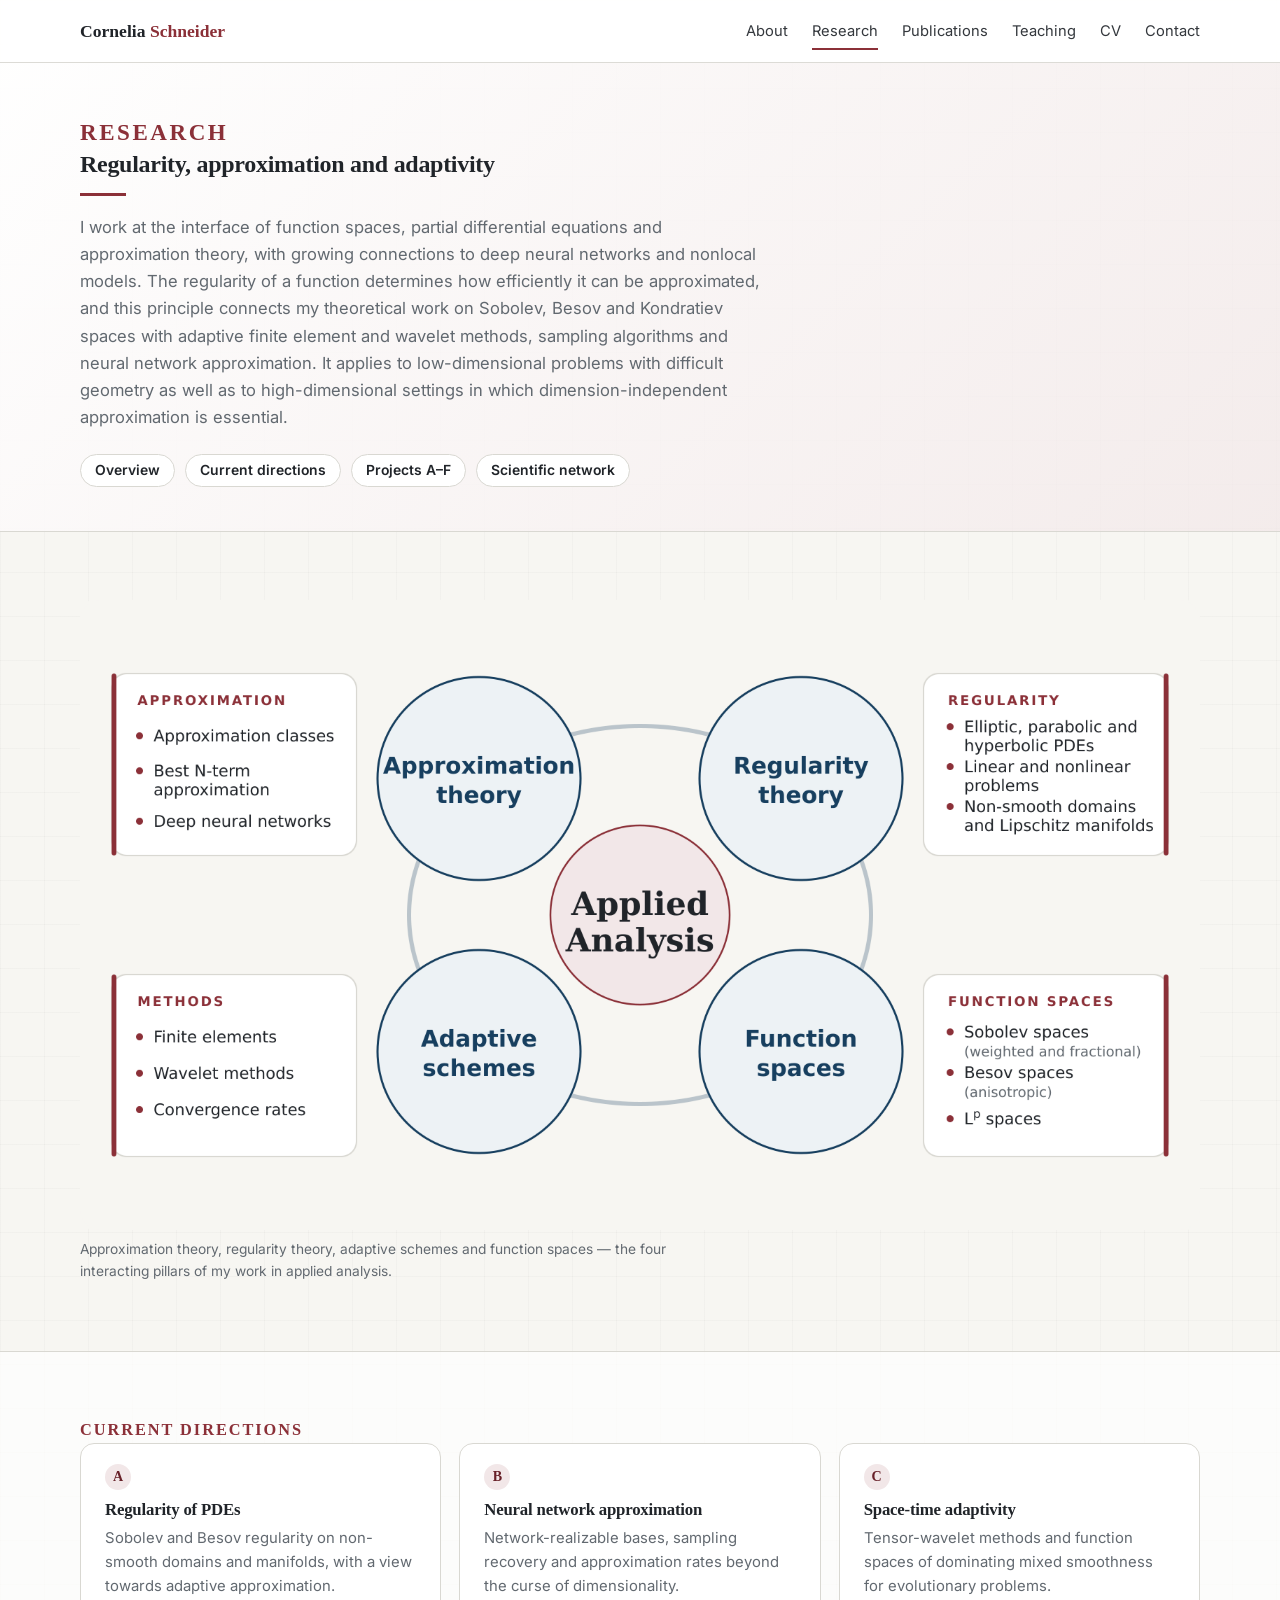
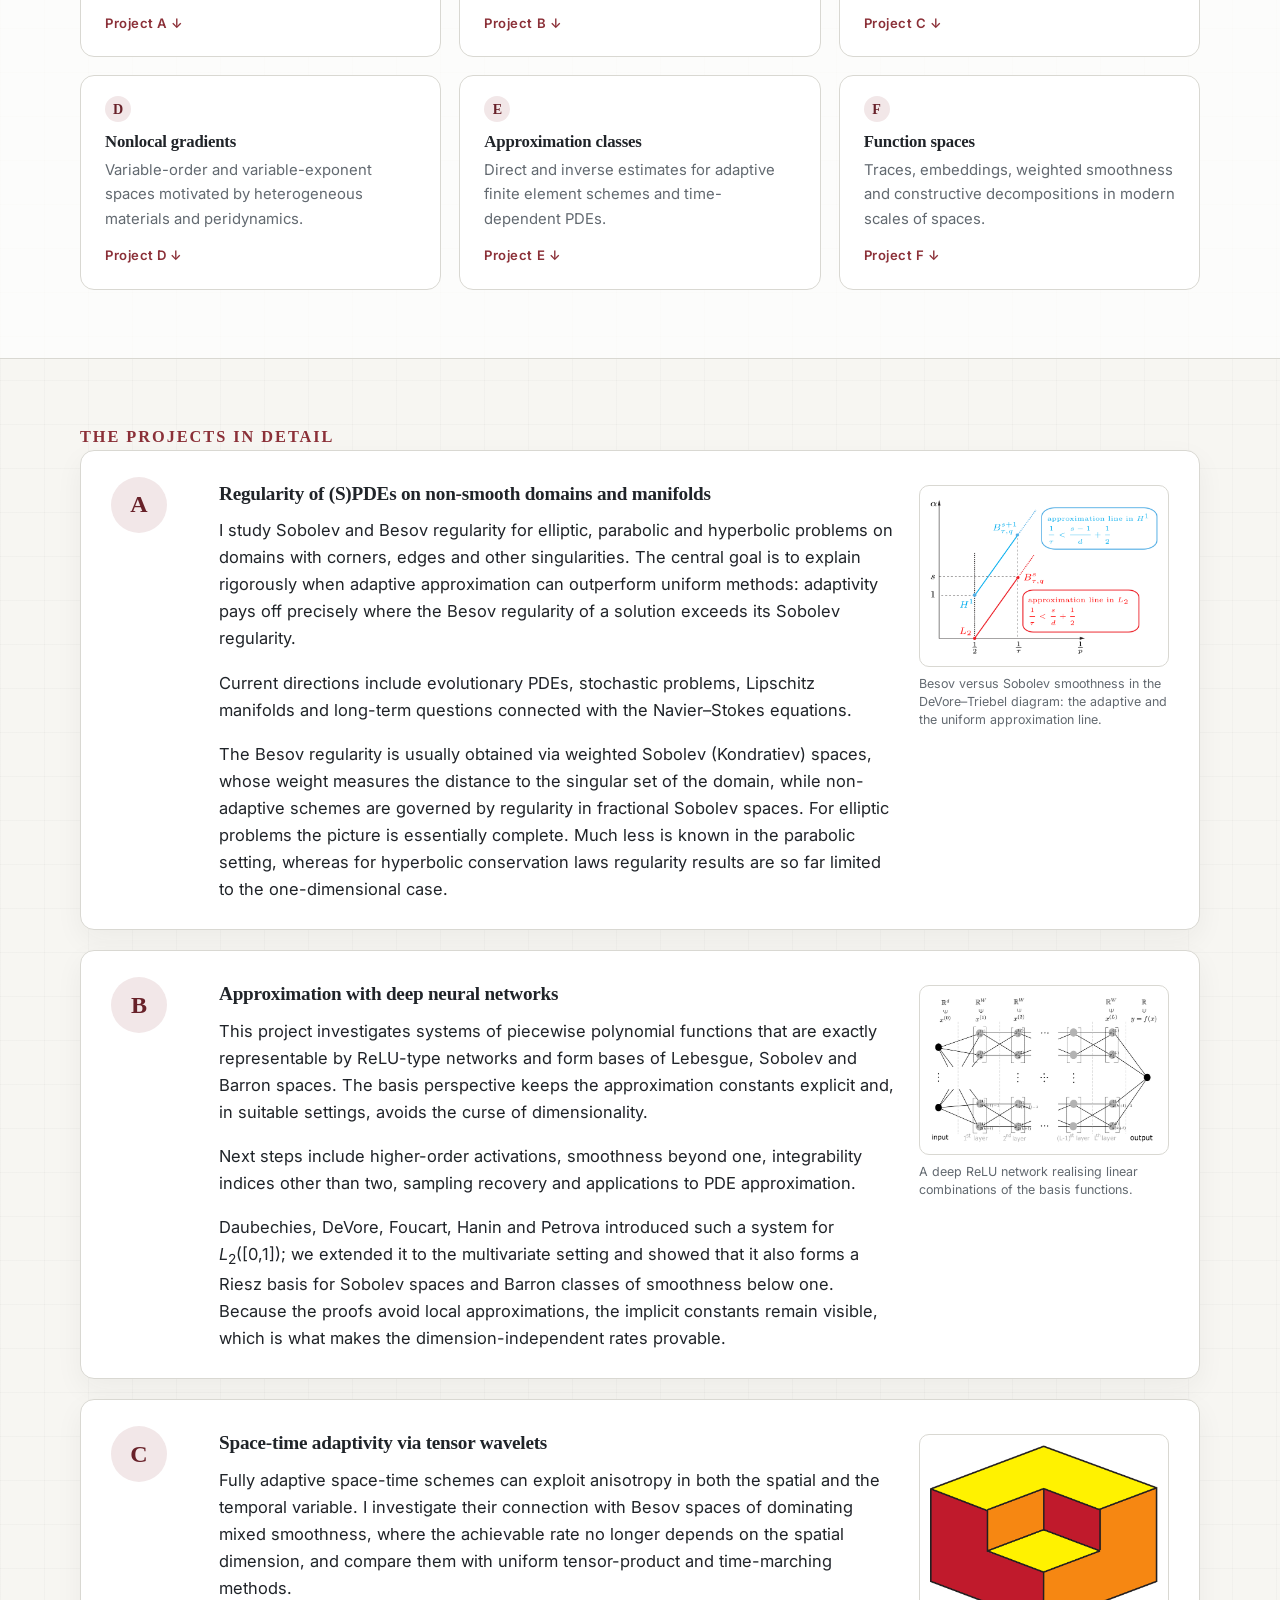
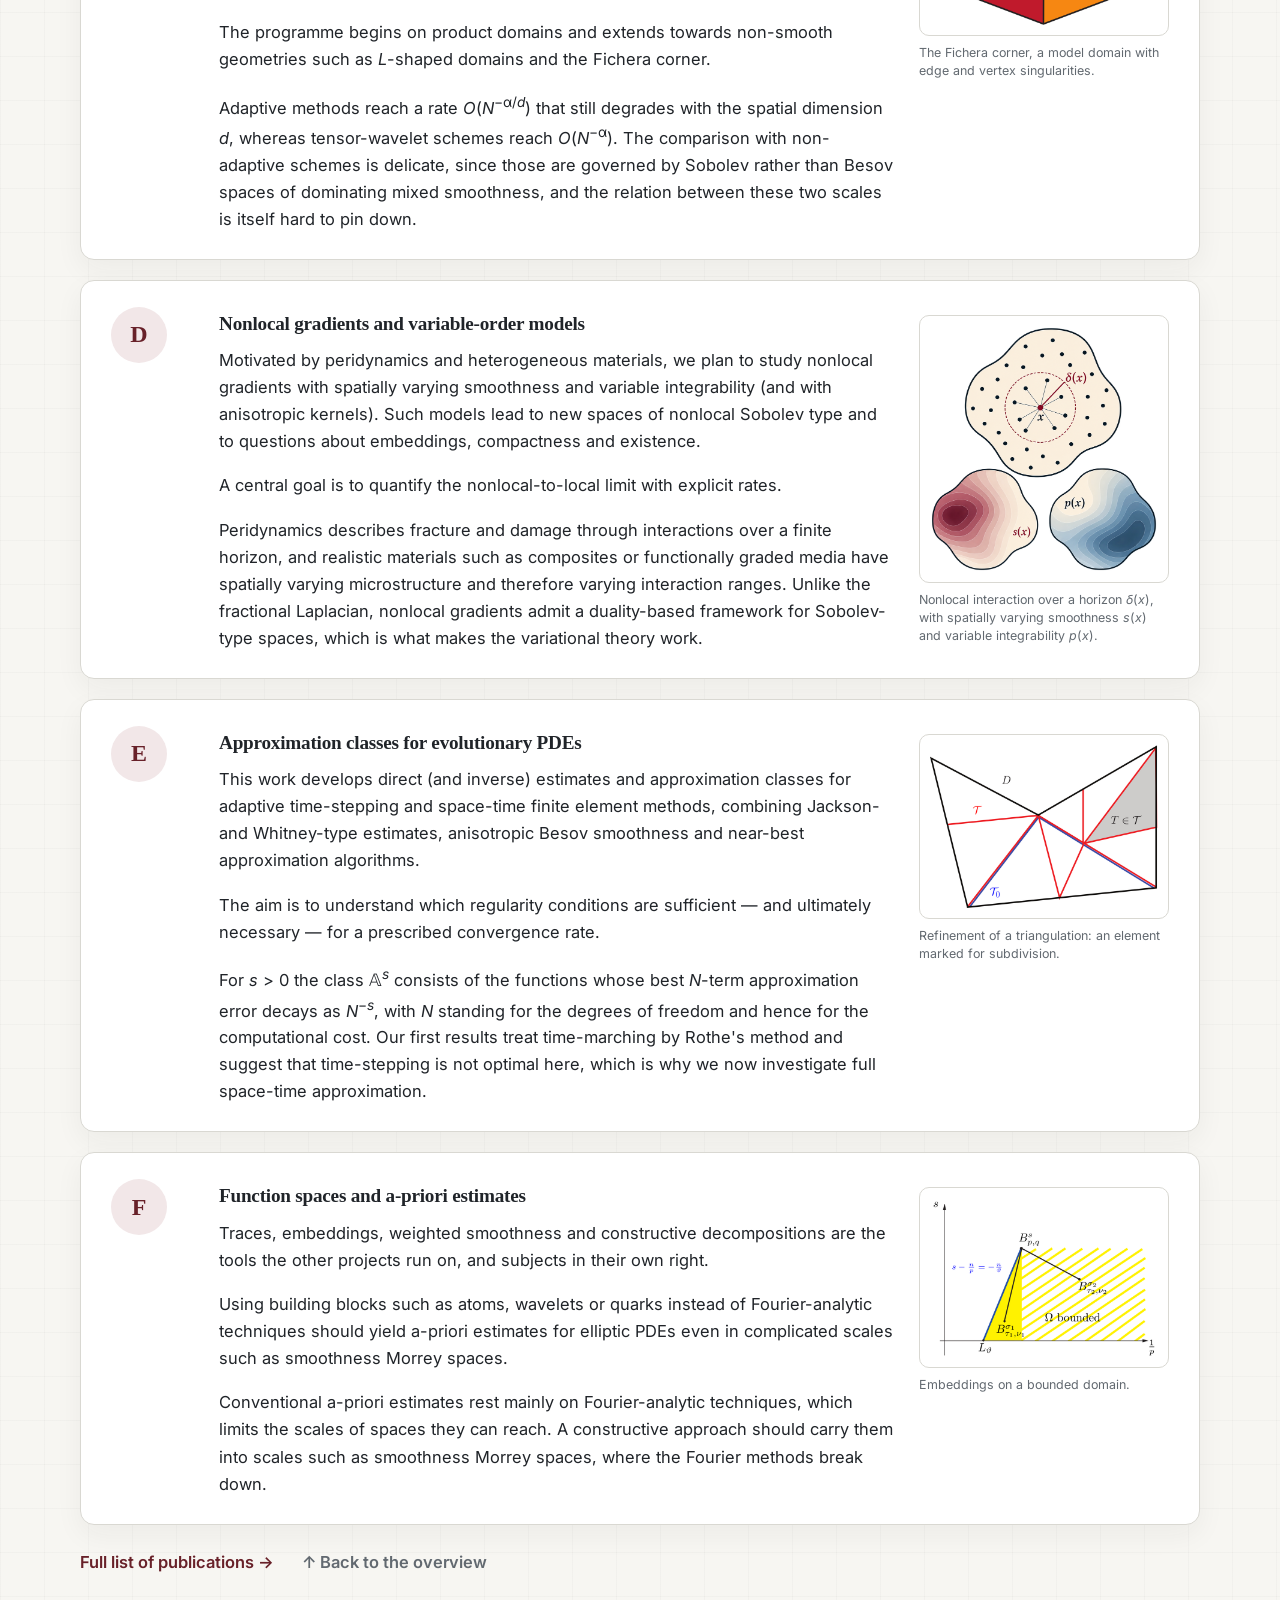
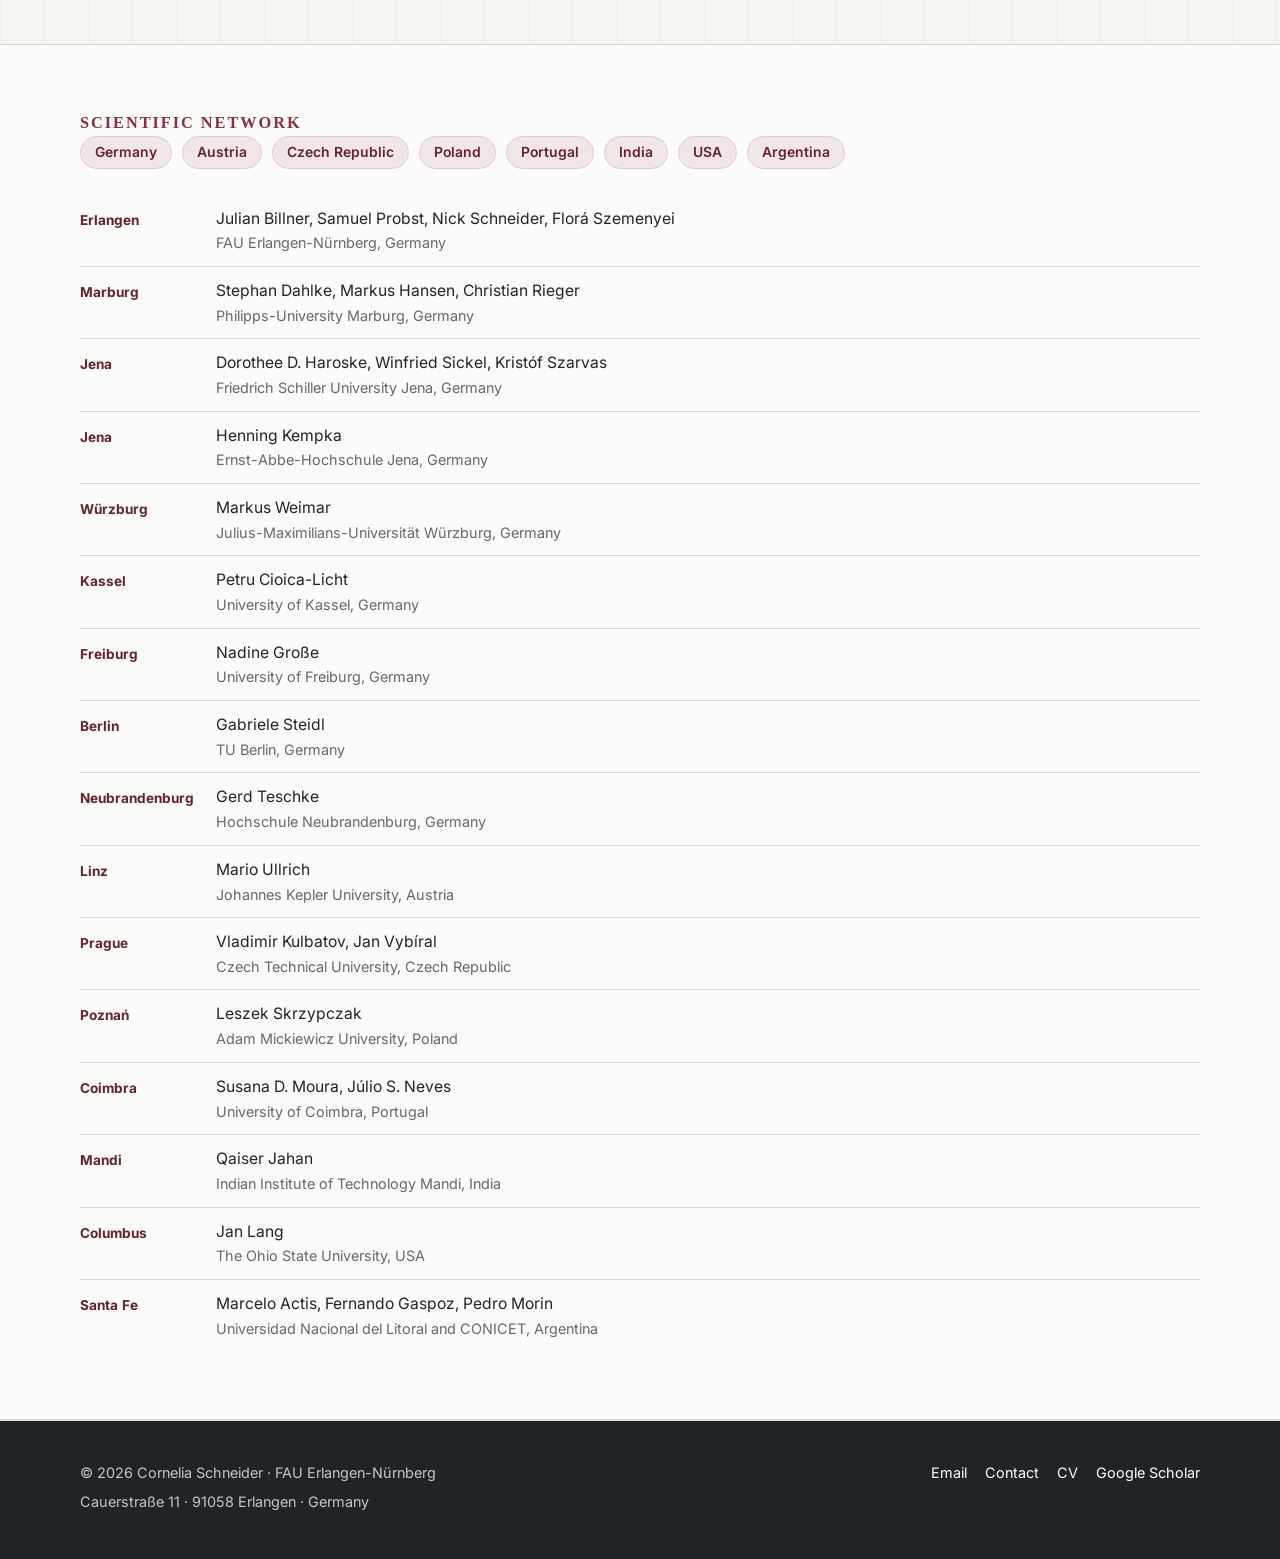
<file: research.html>
<!doctype html>
<html lang="en">
<head>
<meta charset="utf-8">
<meta name="viewport" content="width=device-width, initial-scale=1">
<title>Research | Cornelia Schneider</title>
<meta name="description" content="Research of Cornelia Schneider at the interface of function spaces, partial differential equations and approximation theory: regularity on non-smooth domains, deep neural networks, space-time adaptivity, approximation classes and nonlocal models.">
<link rel="canonical" href="https://corneliaschneider.github.io/research.html">
<meta property="og:type" content="article">
<meta property="og:site_name" content="Cornelia Schneider">
<meta property="og:title" content="Research | Cornelia Schneider">
<meta property="og:description" content="Research of Cornelia Schneider at the interface of function spaces, partial differential equations and approximation theory: regularity on non-smooth domains, deep neural networks, space-time adaptivity, approximation classes and nonlocal models.">
<meta property="og:url" content="https://corneliaschneider.github.io/research.html">
<meta property="og:image" content="https://corneliaschneider.github.io/assets/portrait.jpg">
<meta property="og:locale" content="en_GB">
<meta name="twitter:card" content="summary">
<link rel="preconnect" href="https://fonts.googleapis.com">
<link rel="preconnect" href="https://fonts.gstatic.com" crossorigin>
<link rel="stylesheet" href="https://fonts.googleapis.com/css2?family=Inter:wght@400;500;600;700&display=swap">
<link rel="stylesheet" href="assets/styles.css">
<link rel="icon" href="favicon.ico" sizes="32x32">
<link rel="icon" href="assets/favicon.svg" type="image/svg+xml">
<link rel="apple-touch-icon" href="assets/apple-touch-icon.png">
<script src="assets/main.js" defer></script>
</head>
<body>
<a class="skip-link" href="#main">Skip to content</a>

<header class="site-header">
  <div class="container nav-wrap">
    <a class="brand" href="index.html">Cornelia <span>Schneider</span></a>
    <button class="nav-toggle" type="button" aria-expanded="false" aria-controls="site-navigation">Menu</button>
    <nav class="site-nav" id="site-navigation" aria-label="Main navigation">
      <a href="index.html">About</a>
      <a href="research.html" aria-current="page">Research</a>
      <a href="publications.html">Publications</a>
      <a href="teaching.html">Teaching</a>
      <a href="cv.html">CV</a>
      <a href="index.html#contact">Contact</a>
    </nav>
  </div>
</header>

<main id="main">

  <section class="page-hero">
    <div class="container">
      <h1 class="kicker xl">Research</h1>
      <h2 class="page-sub">Regularity, approximation and adaptivity</h2>
      <div class="rule"></div>
      <p>I work at the interface of function spaces, partial differential equations and approximation
        theory, with growing connections to deep neural networks and nonlocal models. The regularity
        of a function determines how efficiently it can be approximated, and this principle connects
        my theoretical work on Sobolev, Besov and Kondratiev spaces with adaptive finite element and
        wavelet methods, sampling algorithms and neural network approximation. It applies to
        low-dimensional problems with difficult geometry as well as to high-dimensional settings in
        which dimension-independent approximation is essential.</p>

      <ul class="linkrow jumprow">
        <li><a href="#programme">Overview</a></li>
        <li><a href="#directions">Current directions</a></li>
        <li><a href="#projects">Projects A–F</a></li>
        <li><a href="#network">Scientific network</a></li>
      </ul>
    </div>
  </section>

  <section class="section" id="programme">
    <div class="container">
      <figure class="research-figure top">
        <div class="scroll-x">
          <img src="assets/research-overview.png" alt="Four interlinked research areas around the centre 'Applied Analysis': approximation theory, regularity theory, adaptive schemes and function spaces, with keyword panels for approximation, regularity, methods and function spaces." width="1600" height="900">
        </div>
        <figcaption>Approximation theory, regularity theory, adaptive schemes and function spaces —
          the four interacting pillars of my work in applied analysis.
          <span class="scroll-hint">Swipe sideways to see the whole diagram.</span></figcaption>
      </figure>
    </div>
  </section>

  <section class="section band" id="directions">
    <div class="container">
      <h2 class="kicker lg">Current directions</h2>
      <div class="card-grid">
        <a class="card" href="#a">
          <span class="card-label">A</span>
          <h3>Regularity of PDEs</h3>
          <p>Sobolev and Besov regularity on non-smooth domains and manifolds, with a view towards
            adaptive approximation.</p>
          <span class="card-more">Project A <span aria-hidden="true">&darr;</span></span>
        </a>
        <a class="card" href="#b">
          <span class="card-label">B</span>
          <h3>Neural network approximation</h3>
          <p>Network-realizable bases, sampling recovery and approximation rates beyond the curse of
            dimensionality.</p>
          <span class="card-more">Project B <span aria-hidden="true">&darr;</span></span>
        </a>
        <a class="card" href="#c">
          <span class="card-label">C</span>
          <h3>Space-time adaptivity</h3>
          <p>Tensor-wavelet methods and function spaces of dominating mixed smoothness for
            evolutionary problems.</p>
          <span class="card-more">Project C <span aria-hidden="true">&darr;</span></span>
        </a>
        <a class="card" href="#d">
          <span class="card-label">D</span>
          <h3>Nonlocal gradients</h3>
          <p>Variable-order and variable-exponent spaces motivated by heterogeneous materials and
            peridynamics.</p>
          <span class="card-more">Project D <span aria-hidden="true">&darr;</span></span>
        </a>
        <a class="card" href="#e">
          <span class="card-label">E</span>
          <h3>Approximation classes</h3>
          <p>Direct and inverse estimates for adaptive finite element schemes and time-dependent
            PDEs.</p>
          <span class="card-more">Project E <span aria-hidden="true">&darr;</span></span>
        </a>
        <a class="card" href="#f">
          <span class="card-label">F</span>
          <h3>Function spaces</h3>
          <p>Traces, embeddings, weighted smoothness and constructive decompositions in modern
            scales of spaces.</p>
          <span class="card-more">Project F <span aria-hidden="true">&darr;</span></span>
        </a>
      </div>
    </div>
  </section>

  <section class="section" id="projects">
    <div class="container">
      <h2 class="kicker lg">The projects in detail</h2>

      <article class="project has-figure" id="a">
        <div class="project-letter" aria-hidden="true">A</div>
        <div>
          <h3>Regularity of (S)PDEs on non-smooth domains and manifolds</h3>
          <p>I study Sobolev and Besov regularity for elliptic, parabolic and hyperbolic problems on
            domains with corners, edges and other singularities. The central goal is to explain
            rigorously when adaptive approximation can outperform uniform methods: adaptivity pays
            off precisely where the Besov regularity of a solution exceeds its Sobolev
            regularity.</p>
          <p>Current directions include evolutionary PDEs, stochastic problems, Lipschitz manifolds
            and long-term questions connected with the Navier–Stokes equations.</p>
          <p>The Besov regularity is usually obtained via weighted Sobolev (Kondratiev) spaces,
            whose weight measures the distance to the singular set of the domain, while non-adaptive
            schemes are governed by regularity in fractional Sobolev spaces. For elliptic problems
            the picture is essentially complete. Much less is known in the parabolic setting,
            whereas for hyperbolic conservation laws regularity results are so far limited to the
            one-dimensional case.</p>
        </div>
        <figure class="project-figure">
          <img src="assets/figures/project-a.png" alt="Besov versus Sobolev smoothness in the DeVore–Triebel diagram: the adaptive and the uniform approximation line." loading="lazy">
          <figcaption>Besov versus Sobolev smoothness in the DeVore–Triebel diagram: the adaptive and the uniform approximation line.</figcaption>
        </figure>
      </article>

      <article class="project has-figure" id="b">
        <div class="project-letter" aria-hidden="true">B</div>
        <div>
          <h3>Approximation with deep neural networks</h3>
          <p>This project investigates systems of piecewise polynomial functions that are exactly
            representable by ReLU-type networks and form bases of Lebesgue, Sobolev and Barron
            spaces. The basis perspective keeps the approximation constants explicit and, in suitable
            settings, avoids the curse of dimensionality.</p>
          <p>Next steps include higher-order activations, smoothness beyond one, integrability
            indices other than two, sampling recovery and applications to PDE approximation.</p>
          <p>Daubechies, DeVore, Foucart, Hanin and Petrova introduced such a system for
            <em>L</em><sub>2</sub>([0,1]); we extended it to the multivariate setting and showed that
            it also forms a Riesz basis for Sobolev spaces and Barron classes of smoothness below
            one. Because the proofs avoid local approximations, the implicit constants remain
            visible, which is what makes the dimension-independent rates provable.</p>
        </div>
        <figure class="project-figure">
          <img src="assets/figures/project-b.png" alt="A deep ReLU network realising linear combinations of the basis functions." loading="lazy">
          <figcaption>A deep ReLU network realising linear combinations of the basis
            functions.</figcaption>
        </figure>
      </article>

      <article class="project has-figure" id="c">
        <div class="project-letter" aria-hidden="true">C</div>
        <div>
          <h3>Space-time adaptivity via tensor wavelets</h3>
          <p>Fully adaptive space-time schemes can exploit anisotropy in both the spatial and the
            temporal variable. I investigate their connection with Besov spaces of dominating mixed
            smoothness, where the achievable rate no longer depends on the spatial dimension, and
            compare them with uniform tensor-product and time-marching methods.</p>
          <p>The programme begins on product domains and extends towards non-smooth geometries such
            as <em>L</em>-shaped domains and the Fichera corner.</p>
          <p>Adaptive methods reach a rate <em>O</em>(<em>N</em><sup>−α/<em>d</em></sup>) that
            still degrades with the spatial dimension <em>d</em>, whereas tensor-wavelet schemes reach
            <em>O</em>(<em>N</em><sup>−α</sup>). The comparison with non-adaptive schemes is delicate,
            since those are governed by Sobolev rather than Besov spaces of dominating mixed
            smoothness, and the relation between these two scales is itself hard to pin down.</p>
        </div>
        <figure class="project-figure">
          <img src="assets/figures/project-c.png" alt="The Fichera corner, a model domain with edge and vertex singularities." loading="lazy">
          <figcaption>The Fichera corner, a model domain with edge and vertex singularities.</figcaption>
        </figure>
      </article>

      <article class="project has-figure" id="d">
        <div class="project-letter" aria-hidden="true">D</div>
        <div>
          <h3>Nonlocal gradients and variable-order models</h3>
          <p>Motivated by peridynamics and heterogeneous materials, we plan to study nonlocal
            gradients with spatially varying smoothness and variable integrability (and with
            anisotropic kernels). Such models lead to new spaces of nonlocal Sobolev type and to
            questions about embeddings, compactness and existence.</p>
          <p>A central goal is to quantify the nonlocal-to-local limit with explicit rates.</p>
          <p>Peridynamics describes fracture and damage through interactions over a finite
            horizon, and realistic materials such as composites or functionally graded media have
            spatially varying microstructure and therefore varying interaction ranges. Unlike the
            fractional Laplacian, nonlocal gradients admit a duality-based framework for
            Sobolev-type spaces, which is what makes the variational theory work.</p>
        </div>
        <figure class="project-figure">
          <img src="assets/figures/project-d.png" alt="A body with nonlocal interactions: a point x interacts with all points inside its horizon of radius delta(x); below, the same body carrying a spatially varying smoothness s(x) and a variable integrability p(x)." loading="lazy">
          <figcaption>Nonlocal interaction over a horizon <em>δ</em>(<em>x</em>), with spatially
            varying smoothness <em>s</em>(<em>x</em>) and variable integrability
            <em>p</em>(<em>x</em>).</figcaption>
        </figure>
      </article>

      <article class="project has-figure" id="e">
        <div class="project-letter" aria-hidden="true">E</div>
        <div>
          <h3>Approximation classes for evolutionary PDEs</h3>
          <p>This work develops direct (and inverse) estimates and approximation classes for adaptive
            time-stepping and space-time finite element methods, combining Jackson- and Whitney-type
            estimates, anisotropic Besov smoothness and near-best approximation algorithms.</p>
          <p>The aim is to understand which regularity conditions are sufficient — and ultimately
            necessary — for a prescribed convergence rate.</p>
          <p>For <em>s</em> &gt; 0 the class 𝔸<sup><em>s</em></sup> consists of the functions
            whose best <em>N</em>-term approximation error decays as <em>N</em><sup>−<em>s</em></sup>,
            with <em>N</em> standing for the degrees of freedom and hence for the computational cost.
            Our first results treat time-marching by Rothe's method and suggest that time-stepping is
            not optimal here, which is why we now investigate full space-time approximation.</p>
        </div>
        <figure class="project-figure">
          <img src="assets/figures/project-e.png" alt="Refinement of a triangulation: an element marked for subdivision." loading="lazy">
          <figcaption>Refinement of a triangulation: an element marked for subdivision.</figcaption>
        </figure>
      </article>

      <article class="project has-figure" id="f">
        <div class="project-letter" aria-hidden="true">F</div>
        <div>
          <h3>Function spaces and a-priori estimates</h3>
          <p>Traces, embeddings, weighted smoothness and constructive decompositions are the tools
            the other projects run on, and subjects in their own right.</p>
          <p>Using building blocks such as atoms, wavelets or quarks instead of Fourier-analytic
            techniques should yield a-priori estimates for elliptic PDEs even in complicated scales
            such as smoothness Morrey spaces.</p>
          <p>Conventional a-priori estimates rest mainly on Fourier-analytic techniques, which
            limits the scales of spaces they can reach. A constructive approach should carry them
            into scales such as smoothness Morrey spaces, where the Fourier methods break down.</p>
        </div>
        <figure class="project-figure">
          <img src="assets/figures/project-f.png" alt="Embeddings on a bounded domain." loading="lazy">
          <figcaption>Embeddings on a bounded domain.</figcaption>
        </figure>
      </article>

      <p class="after-projects"><a class="text-link" href="publications.html">Full list of
        publications →</a>
        <a class="text-link back-link" href="#directions"><span aria-hidden="true">↑</span> Back to the overview</a></p>
    </div>
  </section>

  <section class="section band" id="network">
    <div class="container">
      <h2 class="kicker lg">Scientific network</h2>
      <ul class="chiprow" aria-label="Countries">
        <li>Germany</li>
        <li>Austria</li>
        <li>Czech Republic</li>
        <li>Poland</li>
        <li>Portugal</li>
        <li>India</li>
        <li>USA</li>
        <li>Argentina</li>
      </ul>
      <div class="entries network-list">
        <div class="entry"><span class="when">Erlangen</span>
          <p class="what">Julian Billner, Samuel Probst, Nick Schneider, Florá Szemenyei<span class="note">FAU Erlangen-Nürnberg, Germany</span></p></div>
        <div class="entry"><span class="when">Marburg</span>
          <p class="what">Stephan Dahlke, Markus Hansen, Christian Rieger<span class="note">Philipps-University Marburg, Germany</span></p></div>
        <div class="entry"><span class="when">Jena</span>
          <p class="what">Dorothee D. Haroske, Winfried Sickel, Kristóf Szarvas<span class="note">Friedrich Schiller University Jena, Germany</span></p></div>
        <div class="entry"><span class="when">Jena</span>
          <p class="what">Henning Kempka<span class="note">Ernst-Abbe-Hochschule Jena, Germany</span></p></div>
        <div class="entry"><span class="when">Würzburg</span>
          <p class="what">Markus Weimar<span class="note">Julius-Maximilians-Universität Würzburg, Germany</span></p></div>
        <div class="entry"><span class="when">Kassel</span>
          <p class="what">Petru Cioica-Licht<span class="note">University of Kassel, Germany</span></p></div>
        <div class="entry"><span class="when">Freiburg</span>
          <p class="what">Nadine Große<span class="note">University of Freiburg, Germany</span></p></div>
        <div class="entry"><span class="when">Berlin</span>
          <p class="what">Gabriele Steidl<span class="note">TU Berlin, Germany</span></p></div>
        <div class="entry"><span class="when">Neubrandenburg</span>
          <p class="what">Gerd Teschke<span class="note">Hochschule Neubrandenburg, Germany</span></p></div>
        <div class="entry"><span class="when">Linz</span>
          <p class="what">Mario Ullrich<span class="note">Johannes Kepler University, Austria</span></p></div>
        <div class="entry"><span class="when">Prague</span>
          <p class="what">Vladimir Kulbatov, Jan Vybíral<span class="note">Czech Technical University, Czech Republic</span></p></div>
        <div class="entry"><span class="when">Poznań</span>
          <p class="what">Leszek Skrzypczak<span class="note">Adam Mickiewicz University, Poland</span></p></div>
        <div class="entry"><span class="when">Coimbra</span>
          <p class="what">Susana D. Moura, Júlio S. Neves<span class="note">University of Coimbra, Portugal</span></p></div>
        <div class="entry"><span class="when">Mandi</span>
          <p class="what">Qaiser Jahan<span class="note">Indian Institute of Technology Mandi, India</span></p></div>
        <div class="entry"><span class="when">Columbus</span>
          <p class="what">Jan Lang<span class="note">The Ohio State University, USA</span></p></div>
        <div class="entry"><span class="when">Santa Fe</span>
          <p class="what">Marcelo Actis, Fernando Gaspoz, Pedro Morin<span class="note">Universidad Nacional del Litoral and CONICET, Argentina</span></p></div>
      </div>
    </div>
  </section>

</main>

<footer class="site-footer">
  <div class="container footer-inner">
    <div>
      <p>&copy; <span data-year>2026</span> Cornelia Schneider &middot; FAU Erlangen-N&uuml;rnberg</p>
      <p>Cauerstra&szlig;e 11 &middot; 91058 Erlangen &middot; Germany</p>
    </div>
    <div class="footer-links">
      <a href="mailto:cornelia.schneider@fau.de">Email</a>
      <a href="index.html#contact">Contact</a>
      <a href="files/Schneider_CV.pdf">CV</a>
      <a href="https://scholar.google.de/citations?user=gXnBGWkAAAAJ&amp;hl=de">Google Scholar</a>
    </div>
  </div>
</footer>

</body>
</html>
</file>
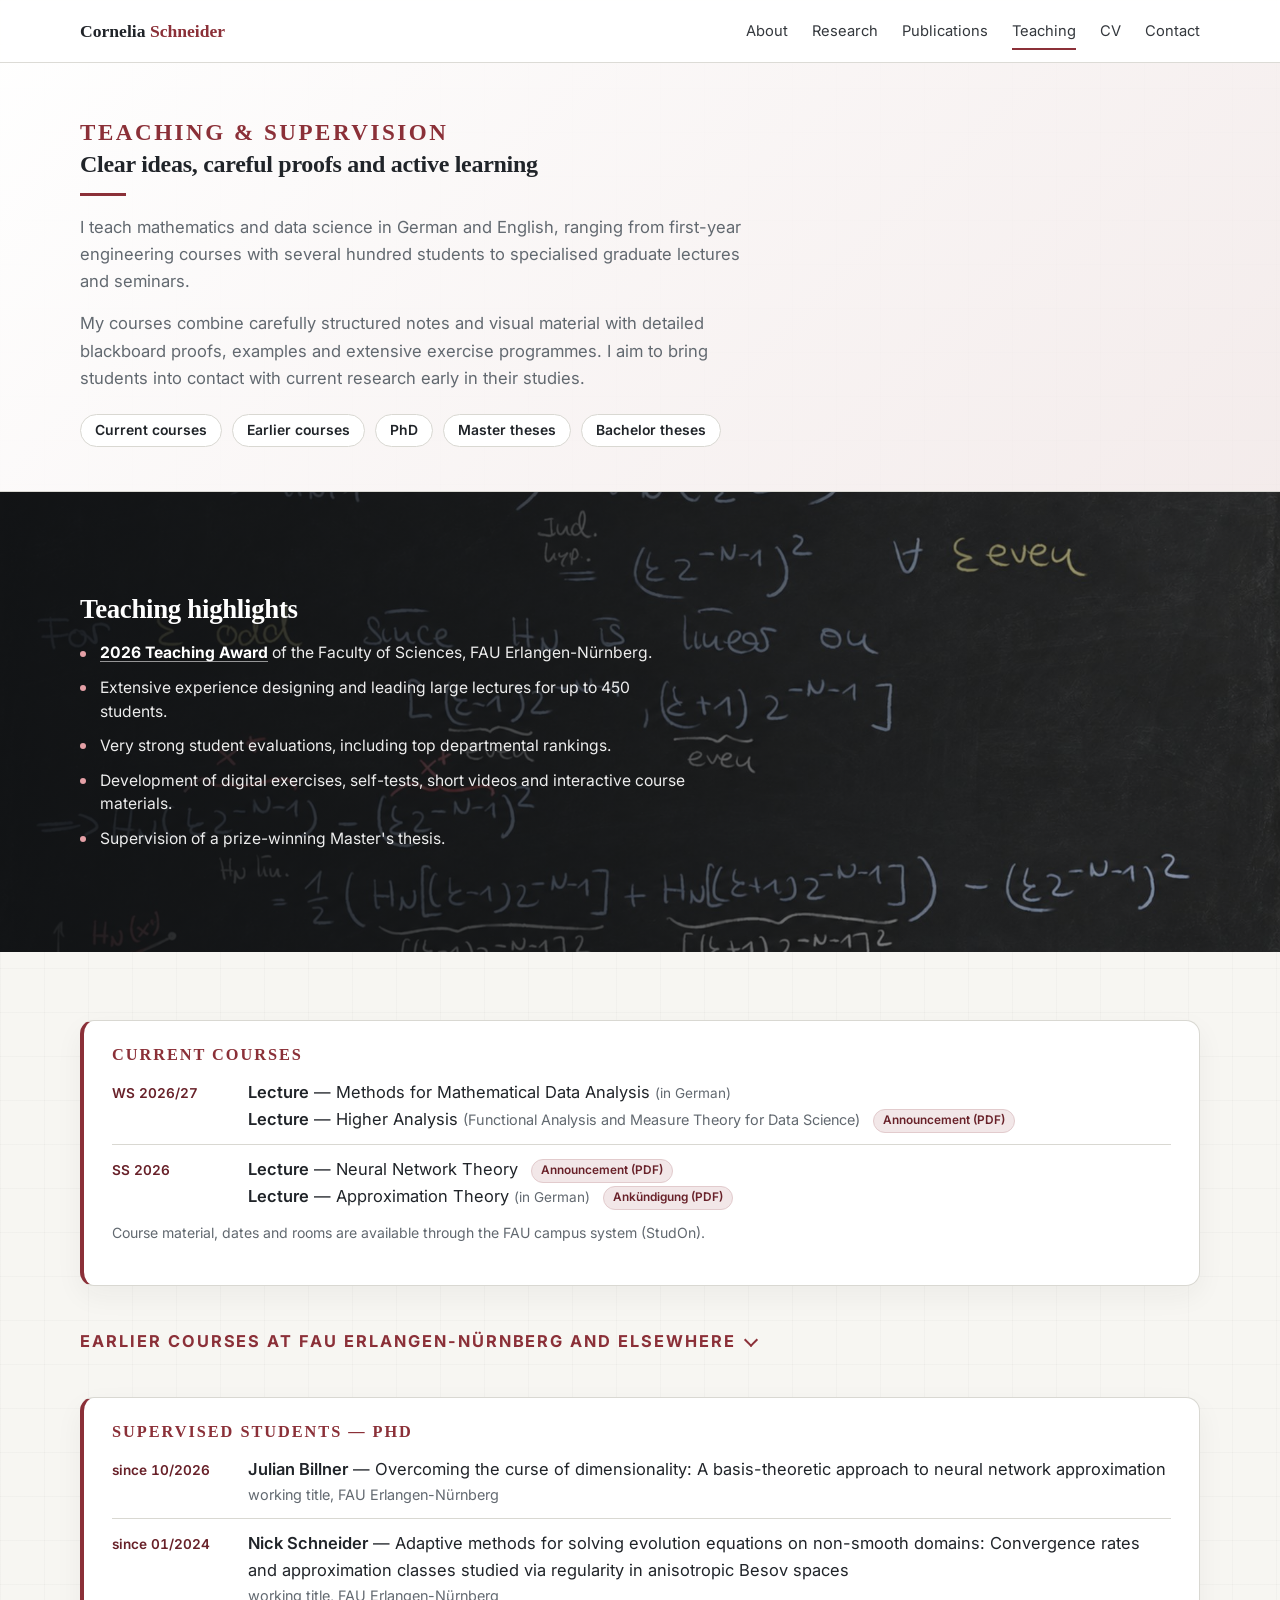
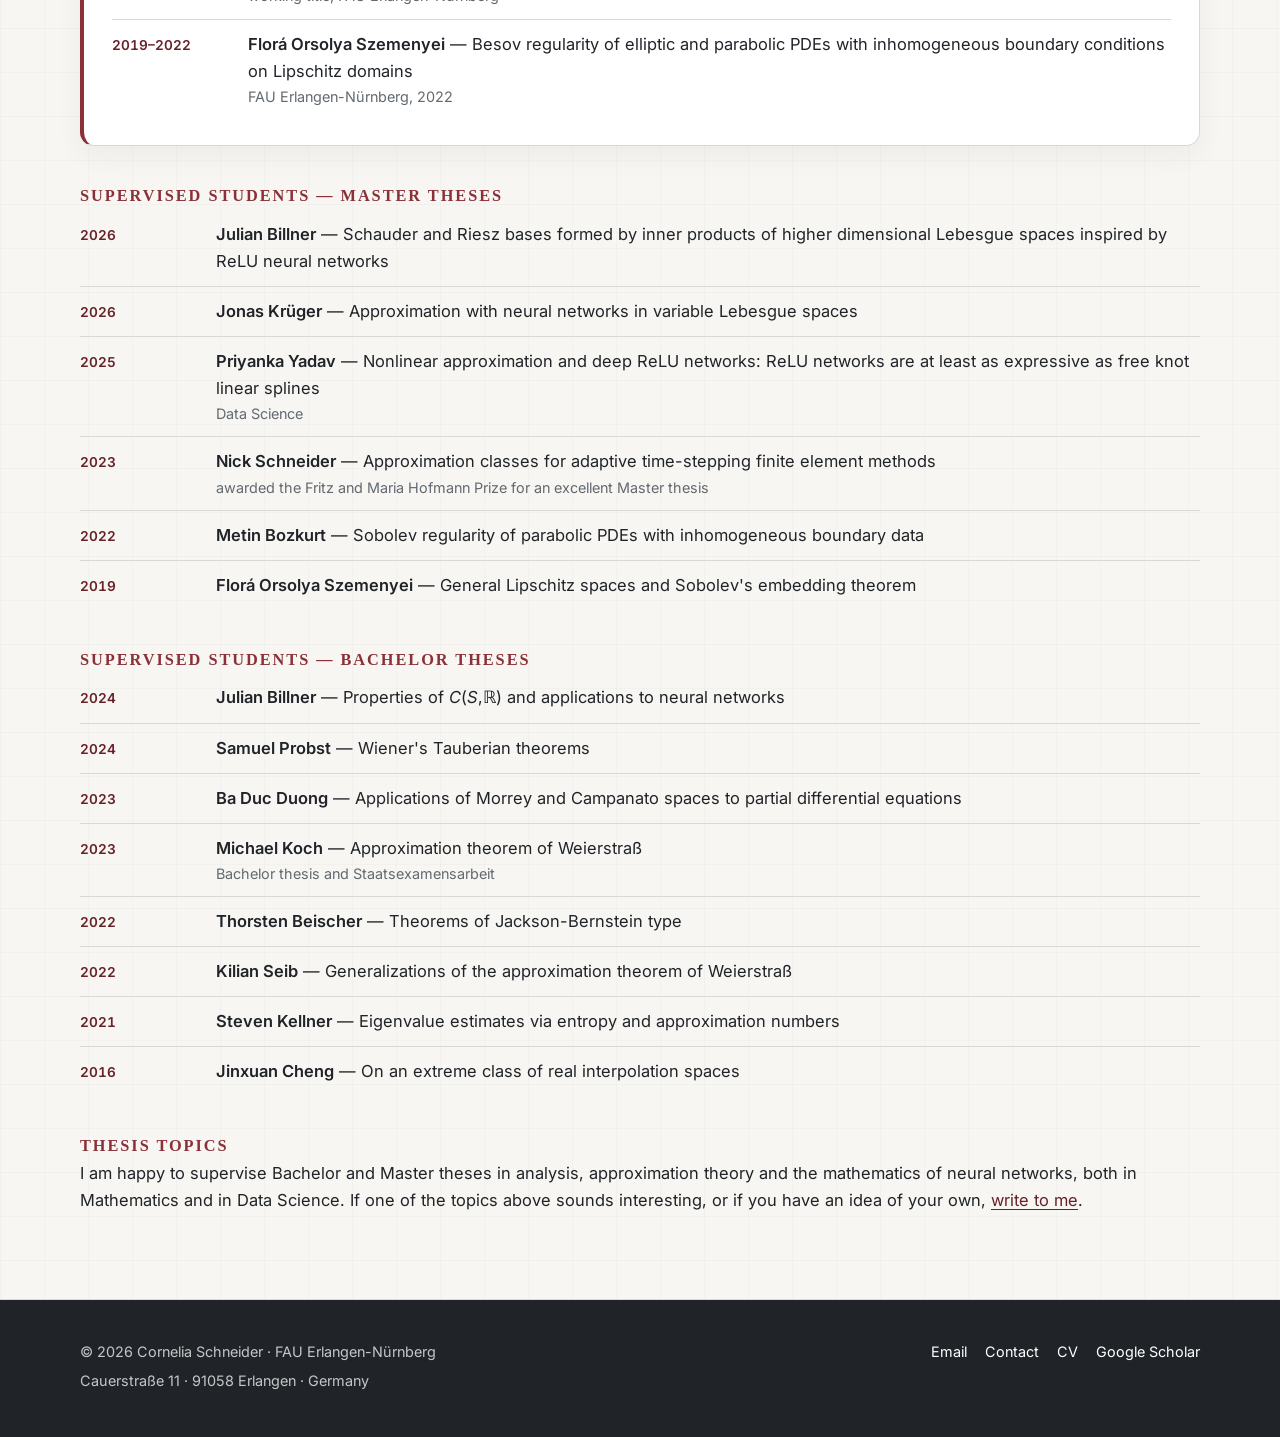
<file: teaching.html>
<!doctype html>
<html lang="en">
<head>
<meta charset="utf-8">
<meta name="viewport" content="width=device-width, initial-scale=1">
<title>Teaching &amp; Supervision | Cornelia Schneider</title>
<meta name="description" content="Teaching and student supervision by Cornelia Schneider at FAU Erlangen-Nuernberg: lectures and seminars in analysis, approximation theory and neural network theory; supervised PhD, Master and Bachelor theses.">
<link rel="canonical" href="https://corneliaschneider.github.io/teaching.html">
<meta property="og:type" content="article">
<meta property="og:site_name" content="Cornelia Schneider">
<meta property="og:title" content="Teaching | Cornelia Schneider">
<meta property="og:description" content="Teaching and student supervision by Cornelia Schneider at FAU Erlangen-Nuernberg: lectures and seminars in analysis, approximation theory and neural network theory; supervised PhD, Master and Bachelor theses.">
<meta property="og:url" content="https://corneliaschneider.github.io/teaching.html">
<meta property="og:image" content="https://corneliaschneider.github.io/assets/portrait.jpg">
<meta property="og:locale" content="en_GB">
<meta name="twitter:card" content="summary">
<link rel="preconnect" href="https://fonts.googleapis.com">
<link rel="preconnect" href="https://fonts.gstatic.com" crossorigin>
<link rel="stylesheet" href="https://fonts.googleapis.com/css2?family=Inter:wght@400;500;600;700&display=swap">
<link rel="stylesheet" href="assets/styles.css">
<link rel="icon" href="favicon.ico" sizes="32x32">
<link rel="icon" href="assets/favicon.svg" type="image/svg+xml">
<link rel="apple-touch-icon" href="assets/apple-touch-icon.png">
<script src="assets/main.js" defer></script>
</head>
<body>
<a class="skip-link" href="#main">Skip to content</a>

<header class="site-header">
  <div class="container nav-wrap">
    <a class="brand" href="index.html">Cornelia <span>Schneider</span></a>
    <button class="nav-toggle" type="button" aria-expanded="false" aria-controls="site-navigation">Menu</button>
    <nav class="site-nav" id="site-navigation" aria-label="Main navigation">
      <a href="index.html">About</a>
      <a href="research.html">Research</a>
      <a href="publications.html">Publications</a>
      <a href="teaching.html" aria-current="page">Teaching</a>
      <a href="cv.html">CV</a>
      <a href="index.html#contact">Contact</a>
    </nav>
  </div>
</header>

<main id="main">

  <section class="page-hero">
    <div class="container">
      <h1 class="kicker xl">Teaching &amp; Supervision</h1>
      <h2 class="page-sub">Clear ideas, careful proofs and active learning</h2>
      <div class="rule"></div>
      <p>I teach mathematics and data science in German and English, ranging from first-year
        engineering courses with several hundred students to specialised graduate lectures and
        seminars.</p>
      <p>My courses combine carefully structured notes and visual material with detailed blackboard
        proofs, examples and extensive exercise programmes. I aim to bring students into contact
        with current research early in their studies.</p>
      <ul class="linkrow jumprow">
        <li><a href="#current">Current courses</a></li>
        <li><a href="#earlier">Earlier courses</a></li>
        <li><a href="#phd">PhD</a></li>
        <li><a href="#master">Master theses</a></li>
        <li><a href="#bachelor">Bachelor theses</a></li>
      </ul>
    </div>
  </section>

  <section class="image-band" style="background-image: url('assets/blackboard.jpg')">
    <div class="container">
      <div class="band-copy">
        <h2 class="band-title">Teaching highlights</h2>
        <ul class="band-list">
          <li><strong><a href="https://www.datascience.nat.fau.eu/2026/07/07/lehrpreis-der-naturwissenschaftlichen-fakultat-fur-prof-dr-cornelia-schneider/">2026 Teaching Award</a></strong> of the Faculty of Sciences, FAU Erlangen-Nürnberg.</li>
          <li>Extensive experience designing and leading large lectures for up to 450 students.</li>
          <li>Very strong student evaluations, including top departmental rankings.</li>
          <li>Development of digital exercises, self-tests, short videos and interactive course materials.</li>
          <li>Supervision of a prize-winning Master's thesis.</li>
        </ul>
      </div>
    </div>
  </section>

  <section class="section">
    <div class="container">

  <section id="current" class="highlight-block">
    <h2 class="kicker lg">Current courses</h2>
    <div class="entries">
      <div class="entry">
        <span class="when">WS 2026/27</span>
        <p class="what"><strong>Lecture</strong> — Methods for Mathematical Data Analysis <span class="lang">(in German)</span><br>
          <strong>Lecture</strong> — Higher Analysis <span class="course-sub">(Functional Analysis and Measure Theory for Data Science)</span> <a class="doc-tag" href="files/Announcement_Higher_Analysis_WS2026-27.pdf">Announcement (PDF)</a></p>
      </div>
      <div class="entry">
        <span class="when">SS 2026</span>
        <p class="what"><strong>Lecture</strong> — Neural Network Theory <a class="doc-tag" href="files/Announcement_Neural_Network_Theory_SS2026.pdf">Announcement (PDF)</a><br>
          <strong>Lecture</strong> — Approximation Theory <span class="lang">(in German)</span> <a class="doc-tag" href="files/Announcement_Approximation_Theory_SS2026.pdf">Ankündigung (PDF)</a></p>
      </div>
    </div>
    <p class="small muted">Course material, dates and rooms are available through the FAU campus
      system (StudOn).</p>
  </section>

  <section id="earlier">
    <details class="disclosure">
      <summary><span class="kicker lg">Earlier courses at FAU Erlangen-Nürnberg and elsewhere</span></summary>
    <div class="entries">
      <div class="entry">
        <span class="when">WS 2025/26</span>
        <p class="what"><strong>Lecture</strong> — Higher Analysis <span class="course-sub">(Functional Analysis and Measure Theory for Data Science)</span> <a class="doc-tag" href="files/Announcement_Higher_Analysis_WS2025-26.pdf">Announcement (PDF)</a><br>
          <strong>Seminar</strong> — Neural Network Approximation <a class="doc-tag" href="files/Announcement_Seminar_NN_Approximation_WS2025-26.pdf">Announcement (PDF)</a></p>
      </div>
      <div class="entry">
        <span class="when">SS 2025</span>
        <p class="what"><strong>Lecture</strong> — Mathematics for Engineers A2 <span class="lang">(in German)</span><br>
          <strong>Seminar</strong> — Neural Network Approximation</p>
      </div>
      <div class="entry">
        <span class="when">WS 2024/25</span>
        <p class="what"><strong>Lecture</strong> — Mathematics for Engineers A1 <span class="lang">(in German)</span></p>
      </div>
      <div class="entry">
        <span class="when">SS 2024</span>
        <p class="what"><strong>Lecture</strong> — Approximation Theory <span class="lang">(in German)</span><br>
          <strong>Seminar</strong> — Neural Network Approximation</p>
      </div>
      <div class="entry">
        <span class="when">SS 2023</span>
        <p class="what"><strong>Lecture</strong> — Mathematics for Engineers E2 <span class="lang">(in German)</span></p>
      </div>
      <div class="entry">
        <span class="when">WS 2022/23</span>
        <p class="what"><strong>Lecture</strong> — Analysis III <span class="lang">(in German)</span><br>
          <strong>Lecture</strong> — Mathematics for Engineers E1 <span class="lang">(in German)</span></p>
      </div>
      <div class="entry">
        <span class="when">SS 2022</span>
        <p class="what"><strong>Lecture</strong> — Analysis II <span class="lang">(in German)</span></p>
      </div>
      <div class="entry">
        <span class="when">WS 2021/22</span>
        <p class="what"><strong>Lecture</strong> — Analysis I <span class="lang">(in German)</span></p>
      </div>
      <div class="entry">
        <span class="when">SS 2021</span>
        <p class="what"><strong>Seminar</strong> — Partial Differential Equations <span class="lang">(in German)</span> <a class="doc-tag" href="files/Ankuendigung_Seminar_PDE_SS2021.pdf">Ankündigung (PDF)</a> <span class="note">online course</span></p>
      </div>
      <div class="entry">
        <span class="when">WS 2020/21</span>
        <p class="what"><strong>Lecture</strong> — Partial Differential Equations <span class="lang">(in German)</span> <span class="note">online course</span></p>
      </div>
      <div class="entry">
        <span class="when">SS 2020</span>
        <p class="what"><strong>Lecture</strong> — Distributions, Sobolev Spaces and Elliptic Differential Equations <span class="lang">(in German)</span> <a class="doc-tag" href="files/Ankuendigung_Distributionen_Sobolev_SS2020.pdf">Ankündigung (PDF)</a> <span class="note">online course</span></p>
      </div>
      <div class="entry">
        <span class="when">WS 2019/20</span>
        <p class="what"><strong>Lecture</strong> — Mathematics for Engineers A3 <span class="lang">(in German)</span><br>
          <strong>Lecture</strong> — Regularity Theory of Elliptic PDEs <span class="lang">(in German)</span> <a class="doc-tag" href="files/Ankuendigung_Regularitaetstheorie_WS2019-20.pdf">Ankündigung (PDF)</a></p>
      </div>
      <div class="entry">
        <span class="when">SS 2019</span>
        <p class="what"><strong>Lecture</strong> — Mathematics for Engineers A2 <span class="lang">(in German)</span></p>
      </div>
      <div class="entry">
        <span class="when">WS 2018/19</span>
        <p class="what"><strong>Seminar</strong> — Function Spaces <span class="lang">(in German)</span></p>
      </div>
      <div class="entry">
        <span class="when">2010–2017</span>
        <p class="what"><strong>Lectures</strong> — Mathematics for Engineers A1–A4 <span class="lang">(in German)</span> <span class="note">repeatedly, WS 2010/11 through WS 2016/17</span><br>
          <strong>Seminar</strong> — Interpolation Spaces and Applications in Numerical Analysis <span class="lang">(in German)</span> <span class="note">WS 2014/15</span></p>
      </div>
      <div class="entry">
        <span class="when">2008–2009</span>
        <p class="what"><strong>Teaching assistant</strong> — Complex Analysis; Measure and Integral Theory <span class="lang">(in German)</span> <span class="note">University of Leipzig</span><br>
          <strong>Teaching assistant</strong> — Analysis I for Physicists <span class="lang">(in German)</span> <span class="note">FSU Jena</span></p>
      </div>
    </div>
    </details>
  </section>

  <section id="phd" class="highlight-block">
    <h2 class="kicker lg">Supervised students — PhD</h2>
    <div class="entries">
      <div class="entry">
        <span class="when">since 10/2026</span>
        <p class="what"><strong>Julian Billner</strong> — Overcoming the curse of dimensionality:
          A basis-theoretic approach to neural network approximation
          <span class="note">working title, FAU Erlangen-Nürnberg</span></p>
      </div>
      <div class="entry">
        <span class="when">since 01/2024</span>
        <p class="what"><strong>Nick Schneider</strong> — Adaptive methods for solving evolution equations
          on non-smooth domains: Convergence rates and approximation classes studied via regularity
          in anisotropic Besov spaces <span class="note">working title, FAU Erlangen-Nürnberg</span></p>
      </div>
      <div class="entry">
        <span class="when">2019–2022</span>
        <p class="what"><strong>Florá Orsolya Szemenyei</strong> — Besov regularity of elliptic and parabolic
          PDEs with inhomogeneous boundary conditions on Lipschitz domains
          <span class="note">FAU Erlangen-Nürnberg, 2022</span></p>
      </div>
    </div>
  </section>

  <section id="master">
    <h2 class="kicker lg">Supervised students — Master theses</h2>
    <div class="entries">
      <div class="entry"><span class="when">2026</span>
        <p class="what"><strong>Julian Billner</strong> — Schauder and Riesz bases formed by inner
          products of higher dimensional Lebesgue spaces inspired by ReLU neural networks</p></div>
      <div class="entry"><span class="when">2026</span>
        <p class="what"><strong>Jonas Krüger</strong> — Approximation with neural networks in variable Lebesgue spaces</p></div>
      <div class="entry"><span class="when">2025</span>
        <p class="what"><strong>Priyanka Yadav</strong> — Nonlinear approximation and deep ReLU networks: ReLU
          networks are at least as expressive as free knot linear splines <span class="note">Data Science</span></p></div>
      <div class="entry"><span class="when">2023</span>
        <p class="what"><strong>Nick Schneider</strong> — Approximation classes for adaptive time-stepping
          finite element methods <span class="note">awarded the Fritz and Maria Hofmann Prize for an excellent Master thesis</span></p></div>
      <div class="entry"><span class="when">2022</span>
        <p class="what"><strong>Metin Bozkurt</strong> — Sobolev regularity of parabolic PDEs with
          inhomogeneous boundary data</p></div>
      <div class="entry"><span class="when">2019</span>
        <p class="what"><strong>Florá Orsolya Szemenyei</strong> — General Lipschitz spaces and Sobolev's
          embedding theorem</p></div>
    </div>
  </section>

  <section id="bachelor">
    <h2 class="kicker lg">Supervised students — Bachelor theses</h2>
    <div class="entries">
      <div class="entry"><span class="when">2024</span>
        <p class="what"><strong>Julian Billner</strong> — Properties of <em>C</em>(<em>S</em>,ℝ) and applications
          to neural networks</p></div>
      <div class="entry"><span class="when">2024</span>
        <p class="what"><strong>Samuel Probst</strong> — Wiener's Tauberian theorems</p></div>
      <div class="entry"><span class="when">2023</span>
        <p class="what"><strong>Ba Duc Duong</strong> — Applications of Morrey and Campanato spaces to partial
          differential equations</p></div>
      <div class="entry"><span class="when">2023</span>
        <p class="what"><strong>Michael Koch</strong> — Approximation theorem of Weierstraß
          <span class="note">Bachelor thesis and Staatsexamensarbeit</span></p></div>
      <div class="entry"><span class="when">2022</span>
        <p class="what"><strong>Thorsten Beischer</strong> — Theorems of Jackson-Bernstein type</p></div>
      <div class="entry"><span class="when">2022</span>
        <p class="what"><strong>Kilian Seib</strong> — Generalizations of the approximation theorem of Weierstraß</p></div>
      <div class="entry"><span class="when">2021</span>
        <p class="what"><strong>Steven Kellner</strong> — Eigenvalue estimates via entropy and approximation numbers</p></div>
      <div class="entry"><span class="when">2016</span>
        <p class="what"><strong>Jinxuan Cheng</strong> — On an extreme class of real interpolation spaces</p></div>
    </div>
  </section>

  <section id="topics">
    <h2 class="kicker lg">Thesis topics</h2>
    <p>I am happy to supervise Bachelor and Master theses in analysis, approximation theory and the
      mathematics of neural networks, both in Mathematics and in Data Science. If one of the topics
      above sounds interesting, or if you have an idea of your own,
      <a href="mailto:cornelia.schneider@fau.de?subject=Thesis%20topic">write to me</a>.</p>
  </section>
    </div>
  </section>

</main>

<footer class="site-footer">
  <div class="container footer-inner">
    <div>
      <p>&copy; <span data-year>2026</span> Cornelia Schneider &middot; FAU Erlangen-N&uuml;rnberg</p>
      <p>Cauerstra&szlig;e 11 &middot; 91058 Erlangen &middot; Germany</p>
    </div>
    <div class="footer-links">
      <a href="mailto:cornelia.schneider@fau.de">Email</a>
      <a href="index.html#contact">Contact</a>
      <a href="files/Schneider_CV.pdf">CV</a>
      <a href="https://scholar.google.de/citations?user=gXnBGWkAAAAJ&amp;hl=de">Google Scholar</a>
    </div>
  </div>
</footer>

</body>
</html>
</file>
<file: assets/styles.css>
/* ==========================================================================
   corneliaschneider.github.io — shared stylesheet

   Palette and page architecture follow the design you liked (paper ground,
   burgundy accent, full-bleed images); the type scale and the section
   structure are the tighter ones from the first draft.

   All colours are variables in :root — change them here and the whole site
   follows.
   ========================================================================== */

:root {
  --paper:       #F7F6F2;   /* page ground                                  */
  --paper-deep:  #EEECE6;   /* alternating band                             */
  --surface:     #FFFFFF;   /* cards, tables                                */
  --ink:         #202429;   /* body text, dark footer ground                */
  --muted:       #626970;   /* secondary text, dates                        */
  --line:        #D9D8D2;   /* hairlines, borders                           */
  --accent:      #8B3038;   /* burgundy: kickers, rules, buttons            */
  --accent-dark: #682129;   /* links, hover                                 */
  --accent-soft: #F2E7E8;   /* tinted fills                                 */

  --shadow:   0 16px 44px rgba(31, 36, 41, .08);
  --shadow-s: 0 10px 28px rgba(31, 36, 41, .05);
  --radius: 14px;
  --content: 1120px;
  --measure: 68ch;

  --serif: Georgia, "Iowan Old Style", "Palatino Linotype", Palatino, "Times New Roman", serif;
  --sans:  Inter, ui-sans-serif, -apple-system, BlinkMacSystemFont, "Segoe UI", Roboto, Arial, sans-serif;
}

* { box-sizing: border-box; }
html { scroll-behavior: smooth; -webkit-text-size-adjust: 100%; }

body {
  margin: 0;
  color: var(--ink);
  background-color: var(--paper);
  background-image:
    linear-gradient(rgba(31, 36, 41, .022) 1px, transparent 1px),
    linear-gradient(90deg, rgba(31, 36, 41, .022) 1px, transparent 1px);
  background-size: 44px 44px;
  font-family: var(--sans);
  font-size: 16.5px;
  line-height: 1.64;
  -webkit-font-smoothing: antialiased;
}

img { max-width: 100%; display: block; }

a { color: var(--accent-dark); text-decoration-thickness: 1px; text-underline-offset: .16em; }
a:hover { color: var(--accent); }

/* ---------- type scale (deliberately restrained) ---------- */

h1, h2, h3, h4 {
  margin: 0 0 .5em;
  font-family: var(--serif);
  font-weight: 700;
  line-height: 1.18;
  letter-spacing: -.012em;
  text-wrap: balance;
}
h1 { font-size: clamp(2.1rem, 3.6vw, 3.1rem); }
h2 { font-size: clamp(1.45rem, 2.1vw, 1.95rem); }
h3 { font-size: 1.15rem; }
h4 { font-size: 1rem; }
p  { margin: 0 0 1.05em; }

.lead     { font-size: 1.06rem; color: var(--muted); max-width: var(--measure); }
.big-copy { font-family: var(--serif); font-size: clamp(1.1rem, 1.5vw, 1.28rem); line-height: 1.55; }
.muted    { color: var(--muted); }
.small    { font-size: .88rem; }

.kicker {
  display: block;
  margin-bottom: 10px;
  color: var(--accent);
  font-size: .72rem;
  font-weight: 700;
  letter-spacing: .15em;
  text-transform: uppercase;
}
.rule { width: 46px; height: 3px; background: var(--accent); margin: 14px 0 20px; }

/* The site has one heading system: burgundy small caps.
   .xl = page title, .lg = section heading, plain = small label. */
.kicker.lg { font-size: 1.02rem; letter-spacing: .12em; margin-bottom: 4px; }
.kicker.xl { font-size: clamp(1.25rem, 1.8vw, 1.5rem); letter-spacing: .11em; margin-bottom: 4px; }

/* ---------- layout ---------- */

.container { width: min(calc(100% - 40px), var(--content)); margin-inline: auto; }

.section { padding-block: 68px; }
.section.compact { padding-block: 46px; }
.section.band { background: rgba(255,255,255,.7); border-block: 1px solid var(--line); }

.section > .container > p { max-width: var(--measure); }
.section-head { margin-bottom: 30px; }
.section-head p { max-width: var(--measure); margin: 0; color: var(--muted); }

.skip-link { position: fixed; left: 16px; top: -80px; z-index: 100; background: #fff; padding: 10px 16px; }
.skip-link:focus { top: 12px; }

/* ---------- header / navigation ---------- */

.site-header {
  position: sticky;
  top: env(safe-area-inset-top, 0px);
  z-index: 50;
  border-bottom: 1px solid rgba(217, 216, 210, .9);
  background: rgba(255, 255, 255, .94);
  backdrop-filter: blur(12px);
}
.nav-wrap { min-height: 62px; display: flex; align-items: center; justify-content: space-between; gap: 24px; }

.brand {
  color: var(--ink);
  font-family: var(--serif);
  font-size: 1.1rem;
  font-weight: 700;
  text-decoration: none;
  white-space: nowrap;
}
.brand span { color: var(--accent); }

.site-nav { display: flex; align-items: center; gap: 24px; }
.site-nav a { position: relative; color: #34383D; font-size: .92rem; text-decoration: none; }
.site-nav a::after {
  content: ""; position: absolute; left: 0; right: 100%; bottom: -7px;
  height: 2px; background: var(--accent); transition: right .2s ease;
}
.site-nav a:hover::after, .site-nav a[aria-current="page"]::after { right: 0; }
.nav-toggle { display: none; border: 1px solid var(--line); background: #fff; border-radius: 999px; padding: 7px 13px; font: inherit; font-size: .88rem; }

/* ---------- hero (About page) ---------- */

.hero {
  position: relative;
  display: grid;
  align-items: center;
  /* the hero keeps the photograph's own proportions, so the whole head and a
     little of the blouse stay in frame at every width */
  aspect-ratio: 2.75;
  min-height: 430px;
  max-height: 700px;
  color: #fff;
  background-image:
    linear-gradient(90deg, rgba(20,22,26,.92) 0%, rgba(20,22,26,.80) 30%, rgba(20,22,26,.30) 56%, rgba(20,22,26,0) 74%),
    url("hero-portrait.jpg");
  background-size: cover;
  background-position: 50% top;
  overflow: hidden;
}
.hero-content { position: relative; z-index: 2; width: min(600px, 56%); padding-block: 72px; }
.hero .eyebrow {
  margin-bottom: 14px;
  font-size: .74rem; font-weight: 700; letter-spacing: .16em; text-transform: uppercase;
  color: rgba(255,255,255,.82);
}
.hero h1 { margin-bottom: 12px; color: #fff; }
.hero .lead { max-width: 520px; color: rgba(255,255,255,.9); font-size: 1.04rem; line-height: 1.55; }

.button-row { display: flex; flex-wrap: wrap; gap: 11px; margin-top: 26px; }
.button {
  display: inline-flex; align-items: center; justify-content: center;
  min-height: 42px; padding: 9px 19px;
  border: 1px solid var(--accent); border-radius: 999px;
  background: var(--accent); color: #fff;
  font-size: .93rem; font-weight: 600; text-decoration: none;
  transition: background .2s ease, transform .2s ease;
}
.button:hover { background: var(--accent-dark); color: #fff; transform: translateY(-1px); }
.button.ghost { border-color: rgba(255,255,255,.7); background: rgba(20,22,26,.2); }
.button.ghost:hover { background: #fff; color: var(--ink); }
.button.light { border-color: var(--line); background: #fff; color: var(--accent-dark); }
.button.light:hover { background: var(--accent-soft); color: var(--accent-dark); }

/* ---------- page hero (subpages) ---------- */

.page-hero {
  padding: 56px 0 44px;
  border-bottom: 1px solid var(--line);
  background: linear-gradient(135deg, rgba(255,255,255,.95), rgba(242,231,232,.7));
}
.page-hero p { max-width: var(--measure); margin-bottom: .9em; color: var(--muted); font-size: 1.04rem; }
.page-hero p:last-child { margin-bottom: 0; }
.page-hero .page-sub {
  margin: 2px 0 0;
  font-family: var(--serif);
  font-size: clamp(1.2rem, 1.9vw, 1.5rem);
  font-weight: 700;
  color: var(--ink);
}
.page-hero .rule { margin: 14px 0 18px; }

/* a single distinguished line in a page header (the teaching award) */
.award-line {
  display: inline-flex; align-items: baseline; flex-wrap: wrap; gap: 4px 10px;
  margin: 0 0 18px;
  padding: 8px 18px;
  border: 1px solid #E2CBCD; border-radius: 999px;
  background: var(--accent-soft);
  color: var(--accent-dark);
  font-size: .94rem;
  max-width: none;
}
.award-line .award-year { font-weight: 700; }

/* jump links to the sections of a long page */
.jumprow { margin-top: 20px; }
.jumprow a { font-weight: 600; }

/* a section that can be folded away */
.disclosure > summary {
  list-style: none;
  cursor: pointer;
  display: flex; align-items: center; gap: 10px;
  padding: 2px 0;
}
.disclosure > summary::-webkit-details-marker { display: none; }
.disclosure > summary::after {
  content: ""; flex: none;
  width: 8px; height: 8px;
  border-right: 2px solid var(--accent); border-bottom: 2px solid var(--accent);
  transform: translateY(-2px) rotate(45deg);
  transition: transform .2s ease;
}
.disclosure[open] > summary::after { transform: translateY(1px) rotate(-135deg); }
.disclosure > summary .kicker { margin-bottom: 0; }
.disclosure > summary:hover .kicker { color: var(--accent-dark); }
.disclosure > summary:focus-visible { outline: 2px solid var(--accent); outline-offset: 4px; }
.disclosure[open] .entries { margin-top: 14px; }

/* anchors should clear the sticky header */
[id] { scroll-margin-top: 84px; }

/* section headings inside a page */
.section h2.kicker { margin-top: 0; }
.section > .container > section + section > h2.kicker,
.section .container > section h2.kicker { margin-top: 0; }
.section .container > section { margin-bottom: 40px; }

/* a section that should stand out from the plain lists around it */
.highlight-block {
  padding: 24px 28px 26px;
  border: 1px solid var(--line);
  border-left: 4px solid var(--accent);
  border-radius: var(--radius);
  background: var(--surface);
  box-shadow: var(--shadow-s);
}
.highlight-block .entry:first-of-type { border-top: 0; }
.section .container > section:last-child { margin-bottom: 0; }

/* ---------- intro grid + fact card ---------- */

.intro-grid {
  display: grid;
  grid-template-columns: minmax(0, 1.4fr) minmax(280px, .6fr);
  gap: 52px;
  align-items: start;
}
.intro-grid > div p { max-width: var(--measure); }

.fact-card {
  padding: 24px 26px;
  border: 1px solid var(--line); border-radius: var(--radius);
  background: var(--surface); box-shadow: var(--shadow-s);
}
.fact-card h2, .fact-card h3 {
  margin: 0 0 4px;
  font-family: var(--sans);
  font-size: .74rem; font-weight: 700; letter-spacing: .14em; text-transform: uppercase;
  color: var(--muted);
}
.fact-list { margin: 0; }
.fact-list div { display: grid; grid-template-columns: 96px 1fr; gap: 14px; padding: 11px 0; border-top: 1px solid var(--line); }
.fact-list dt { color: var(--muted); font-size: .72rem; font-weight: 700; letter-spacing: .06em; text-transform: uppercase; padding-top: 2px; }
.fact-list dd { margin: 0; font-size: .92rem; }

.text-link { font-weight: 600; text-decoration: none; }
.text-link:hover { text-decoration: underline; }

/* ---------- theme cards (research) ---------- */

.card-grid { display: grid; grid-template-columns: repeat(3, 1fr); gap: 18px; }
.card {
  display: flex; flex-direction: column; align-items: flex-start;
  padding: 20px 24px 22px;
  border: 1px solid var(--line); border-radius: var(--radius);
  background: var(--surface);
  color: inherit; text-decoration: none;
  transition: transform .2s ease, box-shadow .2s ease, border-color .2s ease;
}
a.card:hover { transform: translateY(-3px); box-shadow: var(--shadow-s); border-color: #DCC7C9; }
a.card:hover h3 { color: var(--accent-dark); }
.card h3 { margin-bottom: .35em; font-size: 1.05rem; }
.card p { margin: 0; color: var(--muted); font-size: .93rem; }
.card-label {
  display: inline-flex; align-items: center; justify-content: center;
  width: 26px; height: 26px; margin-bottom: 10px;
  border-radius: 50%;
  background: var(--accent-soft); color: var(--accent-dark);
  font-family: var(--serif); font-size: .88rem; font-weight: 700;
}
.card-more {
  display: block; margin-top: auto; padding-top: 14px;
  color: var(--accent); font-size: .82rem; font-weight: 600;
  letter-spacing: .04em;
}
a.card:hover .card-more { color: var(--accent-dark); }

/* ---------- research projects ---------- */

.project {
  display: grid; grid-template-columns: 84px minmax(0, 1fr); gap: 4px 24px;
  margin-bottom: 20px;
  padding: 26px 30px;
  border: 1px solid var(--line); border-radius: var(--radius);
  background: var(--surface); box-shadow: var(--shadow-s);
}
.project:last-child { margin-bottom: 0; }
.project-letter {
  width: 56px; height: 56px;
  display: grid; place-items: center;
  border-radius: 50%;
  background: var(--accent-soft); color: var(--accent-dark);
  font-family: var(--serif); font-size: 1.5rem; font-weight: 700;
}
.project.has-figure { grid-template-columns: 84px minmax(0, 1fr) 250px; }
.project-figure {
  align-self: start;
  margin: 8px 0 0;
}
.project-figure img {
  display: block; width: 100%; height: auto;
  padding: 10px;
  border: 1px solid var(--line); border-radius: 10px;
  background: #fff;
}
.project-figure figcaption {
  margin-top: 8px;
  color: var(--muted); font-size: .78rem; line-height: 1.45;
}
.project h3 { margin: 6px 0 .6em; font-size: 1.2rem; }
.project p { max-width: var(--measure); }
.project p:last-child { margin-bottom: 0; }
.project .collab { margin-top: 1.2em; color: var(--muted); font-size: .92rem; font-style: italic; }
.project:target { border-color: #DCC7C9; box-shadow: 0 0 0 3px var(--accent-soft), var(--shadow-s); }
.project:target .project-letter { background: var(--accent); color: #fff; }
.after-projects { display: flex; flex-wrap: wrap; gap: 8px 28px; margin: 24px 0 0; }
.after-projects .back-link { color: var(--muted); }

/* ---------- plain full-bleed photograph (CV page) ---------- */

.photo-band { margin: 0; border-top: 1px solid var(--line); }
.photo-band-img {
  aspect-ratio: 2;
  background-image: url("beach.jpg");
  background-size: cover;
  background-position: 50% 50%;
}
.photo-band figcaption {
  padding-block: 14px 26px;
  color: var(--muted); font-size: .85rem;
}

/* explanatory subtitle after a course name */
.course-sub { color: var(--muted); font-size: .9rem; font-weight: 400; }

/* language marker for courses taught in German */
.lang { color: var(--muted); font-size: .85rem; font-weight: 400; white-space: nowrap; }

/* small link to a course announcement PDF */
.doc-tag {
  display: inline-block; margin-left: 8px; padding: 1px 9px;
  border: 1px solid #E2CBCD; border-radius: 999px;
  background: var(--accent-soft); color: var(--accent-dark);
  font-size: .74rem; font-weight: 600; text-decoration: none;
  vertical-align: 1px; white-space: nowrap;
}
.doc-tag:hover { background: var(--accent); color: #fff; border-color: var(--accent); }

/* ---------- full-bleed image band ---------- */

.image-band {
  position: relative;
  display: grid; align-items: center;
  min-height: 460px;
  color: #fff;
  background: center/cover no-repeat;
  overflow: hidden;
}
.image-band::before {
  content: ""; position: absolute; inset: 0;
  background: linear-gradient(90deg, rgba(16,18,20,.94), rgba(16,18,20,.74) 46%, rgba(16,18,20,.30));
}
.image-band .container { position: relative; z-index: 1; }
.image-band .band-copy { max-width: 620px; padding-block: 46px; }
.image-band .band-label {
  margin-bottom: 10px;
  color: rgba(255,255,255,.72);
  font-size: .72rem; font-weight: 700; letter-spacing: .15em; text-transform: uppercase;
}
.image-band .band-title {
  margin: 0 0 16px;
  color: #fff;
  font-family: var(--serif);
  font-size: clamp(1.35rem, 2.1vw, 1.75rem);
}
.image-band .band-list { margin: 0; padding: 0; list-style: none; }
.image-band .band-list li {
  position: relative;
  margin-bottom: 11px;
  padding-left: 20px;
  color: rgba(255,255,255,.92);
  font-size: .98rem;
  line-height: 1.5;
}
.image-band .band-list li:last-child { margin-bottom: 0; }
.image-band .band-list li::before {
  content: ""; position: absolute; left: 0; top: .6em;
  width: 6px; height: 6px; border-radius: 50%; background: #E4A0A6;
}
.image-band .band-list strong { color: #fff; font-weight: 700; }
.image-band a { color: #fff; text-decoration-color: rgba(255,255,255,.55); }
.image-band a:hover { color: #fff; text-decoration-color: #fff; }
.image-band p:last-child { margin-bottom: 0; }
.image-band h2 { color: #fff; }
.image-band p { color: rgba(255,255,255,.88); max-width: var(--measure); }

/* ---------- entry lists (CV-style: when + what) ---------- */

.entries { margin: 0; }
.entry {
  display: grid; grid-template-columns: 116px 1fr; gap: 4px 20px;
  padding: 11px 0; border-top: 1px solid var(--line);
}
.entry:first-of-type { border-top: 0; }
.entry .when { color: var(--accent-dark); font-size: .85rem; font-weight: 600; font-variant-numeric: tabular-nums; padding-top: 3px; }
.entry .what { margin: 0; }
.entry .what strong { font-weight: 600; }
.entry .note { display: block; color: var(--muted); font-size: .9rem; }

/* ---------- career timeline ---------- */

.timeline {
  margin: 22px 0 0 6px; padding-left: 30px;
  border-left: 2px solid var(--line);
}
.timeline-item { position: relative; margin-bottom: 26px; }
.timeline-item:last-child { margin-bottom: 0; }
.timeline-item::before {
  content: ""; position: absolute; left: -38px; top: 6px;
  width: 11px; height: 11px; border-radius: 50%;
  background: var(--accent);
  border: 3px solid var(--paper);
  box-shadow: 0 0 0 1px var(--accent);
}
.timeline-item .date {
  color: var(--accent); font-size: .74rem; font-weight: 700;
  letter-spacing: .1em; text-transform: uppercase;
}
.timeline-item h3 { margin: 3px 0 4px; font-size: 1.02rem; }
.timeline-item p { margin: 0; max-width: var(--measure); color: var(--muted); font-size: .93rem; }

/* countries at a glance, above the collaborator list */
.chiprow {
  list-style: none; display: flex; flex-wrap: wrap; gap: 8px 10px;
  padding: 0; margin: 0 0 26px;
}
.chiprow li {
  padding: 4px 14px;
  border: 1px solid #E2CBCD; border-radius: 999px;
  background: var(--accent-soft); color: var(--accent-dark);
  font-size: .87rem; font-weight: 600;
}

/* collaborators, grouped by place */
.network-list .when { color: var(--accent-dark); font-weight: 700; }
.network-list .what { font-size: .98rem; }

/* ---------- the book, with its cover ---------- */

.book-feature {
  display: grid; grid-template-columns: 180px minmax(0, 1fr); gap: 32px;
  align-items: start;
  padding: 26px 30px;
  border: 1px solid var(--line); border-radius: var(--radius);
  background: var(--surface); box-shadow: var(--shadow-s);
}
.book-cover {
  width: 100%; height: auto;
  border: 1px solid var(--line); border-radius: 3px;
  box-shadow: 0 10px 26px rgba(31,36,41,.14);
}
.book-feature h3 { margin: 2px 0 .2em; font-size: 1.3rem; }
.book-feature .book-sub {
  margin-bottom: .9em;
  font-family: var(--serif); font-size: 1.05rem; font-style: italic; color: var(--ink);
}
.book-feature p { max-width: var(--measure); color: var(--muted); }
.book-feature .book-links { margin-bottom: 0; }

/* ---------- publication list ---------- */

.pubs { list-style: none; margin: 0; padding: 0; }
.pub {
  display: grid; grid-template-columns: 48px 1fr; gap: 18px;
  padding: 14px 0; border-top: 1px solid var(--line);
}
.pub:first-child { border-top: 0; }

/* the running number as a burgundy badge */
.pub .num {
  display: inline-flex; align-items: center; justify-content: center;
  min-width: 34px; height: 34px; padding: 0 9px;
  border: 1px solid #E2CBCD; border-radius: 999px;
  background: var(--accent-soft); color: var(--accent-dark);
  font-size: .82rem; font-weight: 700; font-variant-numeric: tabular-nums;
}

.pub .title { display: block; font-weight: 600; }
.pub .with  { display: block; margin-top: 3px; color: var(--muted); font-size: .92rem; }
.pub .where { display: block; margin-top: 2px; color: var(--muted); font-size: .92rem; font-style: italic; }
.pub .where a { font-style: normal; }

/* ---------- contact + misc ---------- */

.facts { width: 100%; border-collapse: collapse; margin: 0 0 1em; }
.facts th { width: 1%; white-space: nowrap; text-align: left; font-weight: 400; color: var(--muted); font-size: .9rem; padding: 5px 18px 5px 0; vertical-align: top; }
.facts td { padding: 5px 0; vertical-align: top; }

.linkrow { list-style: none; display: flex; flex-wrap: wrap; gap: 8px 10px; padding: 0; margin: 0 0 1em; }
/* jump links sit clear of the text or title block above them */
.linkrow.jumprow { margin: 22px 0 0; }
.page-hero .hero-row + .jumprow { margin-top: 34px; }
.linkrow a {
  display: inline-block; padding: 4px 14px;
  border: 1px solid var(--line); border-radius: 999px; background: #fff;
  color: var(--ink); font-size: .87rem; text-decoration: none;
}
.linkrow a:hover { border-color: var(--accent); color: var(--accent-dark); background: var(--accent-soft); }

.downloads { display: flex; flex-wrap: wrap; gap: 11px; margin: 0 0 1.1em; }
.hero-row {
  display: flex; flex-wrap: wrap; align-items: center; justify-content: space-between;
  gap: 18px 32px;
}
.hero-row .rule { margin-bottom: 0; }

.callout {
  max-width: 840px;
  padding: 20px 24px;
  border: 1px solid #ECDCDD; border-left: 4px solid var(--accent);
  border-radius: var(--radius);
  background: var(--accent-soft);
}
.callout h3 { margin: 0 0 .45em; font-size: 1.05rem; }
.callout p { max-width: var(--measure); }
.callout p:last-child { margin-bottom: 0; }

figure { margin: 0 0 1.3em; }
figure img, figure svg { width: 100%; height: auto; }
figure img { border: 1px solid var(--line); border-radius: var(--radius); background: #fff; }
figcaption { margin-top: 8px; color: var(--muted); font-size: .86rem; }

.diagram-card {
  margin: 28px 0 0;
  padding: 24px 26px 18px;
  border: 1px solid var(--line); border-radius: var(--radius);
  background: #fff; box-shadow: var(--shadow-s);
}
.diagram-card img { border: 0; border-radius: 0; }
.diagram-card figcaption { max-width: var(--measure); }

/* the research diagram brings its own background, so it needs no card */
.research-figure { margin: 26px 0 0; }
.research-figure.top { margin-top: 0; }
.research-figure img { border: 0; border-radius: var(--radius); }
.research-figure figcaption { max-width: var(--measure); }

/* The research diagram stays legible on phones by scrolling sideways
   instead of shrinking below a readable size. */
.scroll-x { overflow-x: auto; }
.scroll-x img, .scroll-x svg { min-width: 700px; }
/* the hint only makes sense where the diagram really overflows */
.scroll-hint { display: none; }

/* ---------- footer ---------- */

.site-footer { padding: 40px 0; border-top: 1px solid var(--line); background: var(--ink); color: rgba(255,255,255,.74); font-size: .9rem; }
.site-footer a { color: #fff; text-decoration: none; }
.site-footer a:hover { text-decoration: underline; color: #fff; }
.footer-inner { display: flex; justify-content: space-between; align-items: start; gap: 28px; flex-wrap: wrap; }
.footer-inner p { margin: 0 0 .35em; }
.footer-links { display: flex; gap: 18px; flex-wrap: wrap; }

/* ---------- responsive ---------- */

@media (max-width: 900px) {
  .nav-toggle { display: inline-flex; }
  .site-nav {
    position: absolute; top: 62px; left: 0; right: 0;
    display: none; flex-direction: column; align-items: stretch; gap: 0;
    padding: 10px 20px 18px; border-bottom: 1px solid var(--line); background: #fff;
  }
  .site-nav.open { display: flex; }
  .site-nav a { padding: 11px 2px; }
  .site-nav a::after { display: none; }
  .hero { background-position: 68% center; }
  .hero-content { width: 68%; }
  .intro-grid { grid-template-columns: 1fr; gap: 34px; }
  .card-grid { grid-template-columns: 1fr 1fr; }
  .project.has-figure { grid-template-columns: 84px minmax(0, 1fr); }
  .project-figure { grid-column: 2; max-width: 360px; margin-top: 18px; }
}

@media (max-width: 620px) {
  body { font-size: 16px; }
  .container { width: min(calc(100% - 32px), var(--content)); }
  /* On phones the hero stops behaving like a wide banner: the portrait sits
     at the top in its own fixed area, the text below it on the dark ground.
     aspect-ratio and max-height from the desktop rule must both be undone,
     otherwise the hero collapses to a 140 px strip and clips its content. */
  .hero {
    aspect-ratio: auto;
    min-height: 0;
    max-height: none;
    display: block;
    /* exactly the colour the portrait gradient ends in, so there is no seam */
    background: rgb(19,21,24);
  }
  .hero::before {
    content: "";
    display: block;
    aspect-ratio: 0.82;
    background-image:
      linear-gradient(0deg, rgba(19,21,24,1) 0%, rgba(19,21,24,.86) 14%, rgba(19,21,24,.12) 42%, rgba(19,21,24,0) 70%),
      url("hero-portrait-narrow.jpg");
    background-size: cover;
    background-position: 50% top;
  }
  .hero-content { width: 100%; padding: 0 0 40px; margin-top: -54px; }
  .hero h1 { font-size: clamp(2rem, 9vw, 2.6rem); }
  .hero .lead { font-size: 1rem; }
  .button-row { margin-top: 22px; }
  .button-row .button { flex: 1 1 auto; justify-content: center; }
  .hero .lead { max-width: none; }
  .section { padding-block: 48px; }
  .card-grid { grid-template-columns: 1fr; }
  .project, .project.has-figure { grid-template-columns: 1fr; padding: 22px; gap: 10px; }
  .project-figure { grid-column: 1; max-width: 320px; margin-top: 4px; }
  .book-feature { grid-template-columns: 1fr; gap: 20px; padding: 22px; }
  .book-cover { max-width: 160px; }
  .project-letter { width: 44px; height: 44px; font-size: 1.2rem; }
  .project h3 { margin-top: 0; }
  .entry, .pub { grid-template-columns: 1fr; gap: 2px; }
  .entry .when, .pub .num { font-size: .82rem; }
  .image-band { min-height: 0; }
  .image-band .band-copy { padding-block: 40px; }
  .callout { padding: 22px; }
  .highlight-block { padding: 20px 18px 22px; }
  .photo-band-img { aspect-ratio: 1.2; background-image: url("beach-narrow.jpg"); }
  .scroll-hint { display: block; margin-top: 4px; font-style: italic; }
  .footer-inner { display: block; }
  .footer-links { margin-top: 16px; }
}

@media (prefers-reduced-motion: reduce) {
  html { scroll-behavior: auto; }
  *, *::before, *::after { transition: none !important; animation: none !important; }
}

@media print {
  .site-header, .site-footer, .downloads, .button-row { display: none; }
  body { background: #fff; font-size: 11pt; }
  a { color: inherit; }
}
</file>
